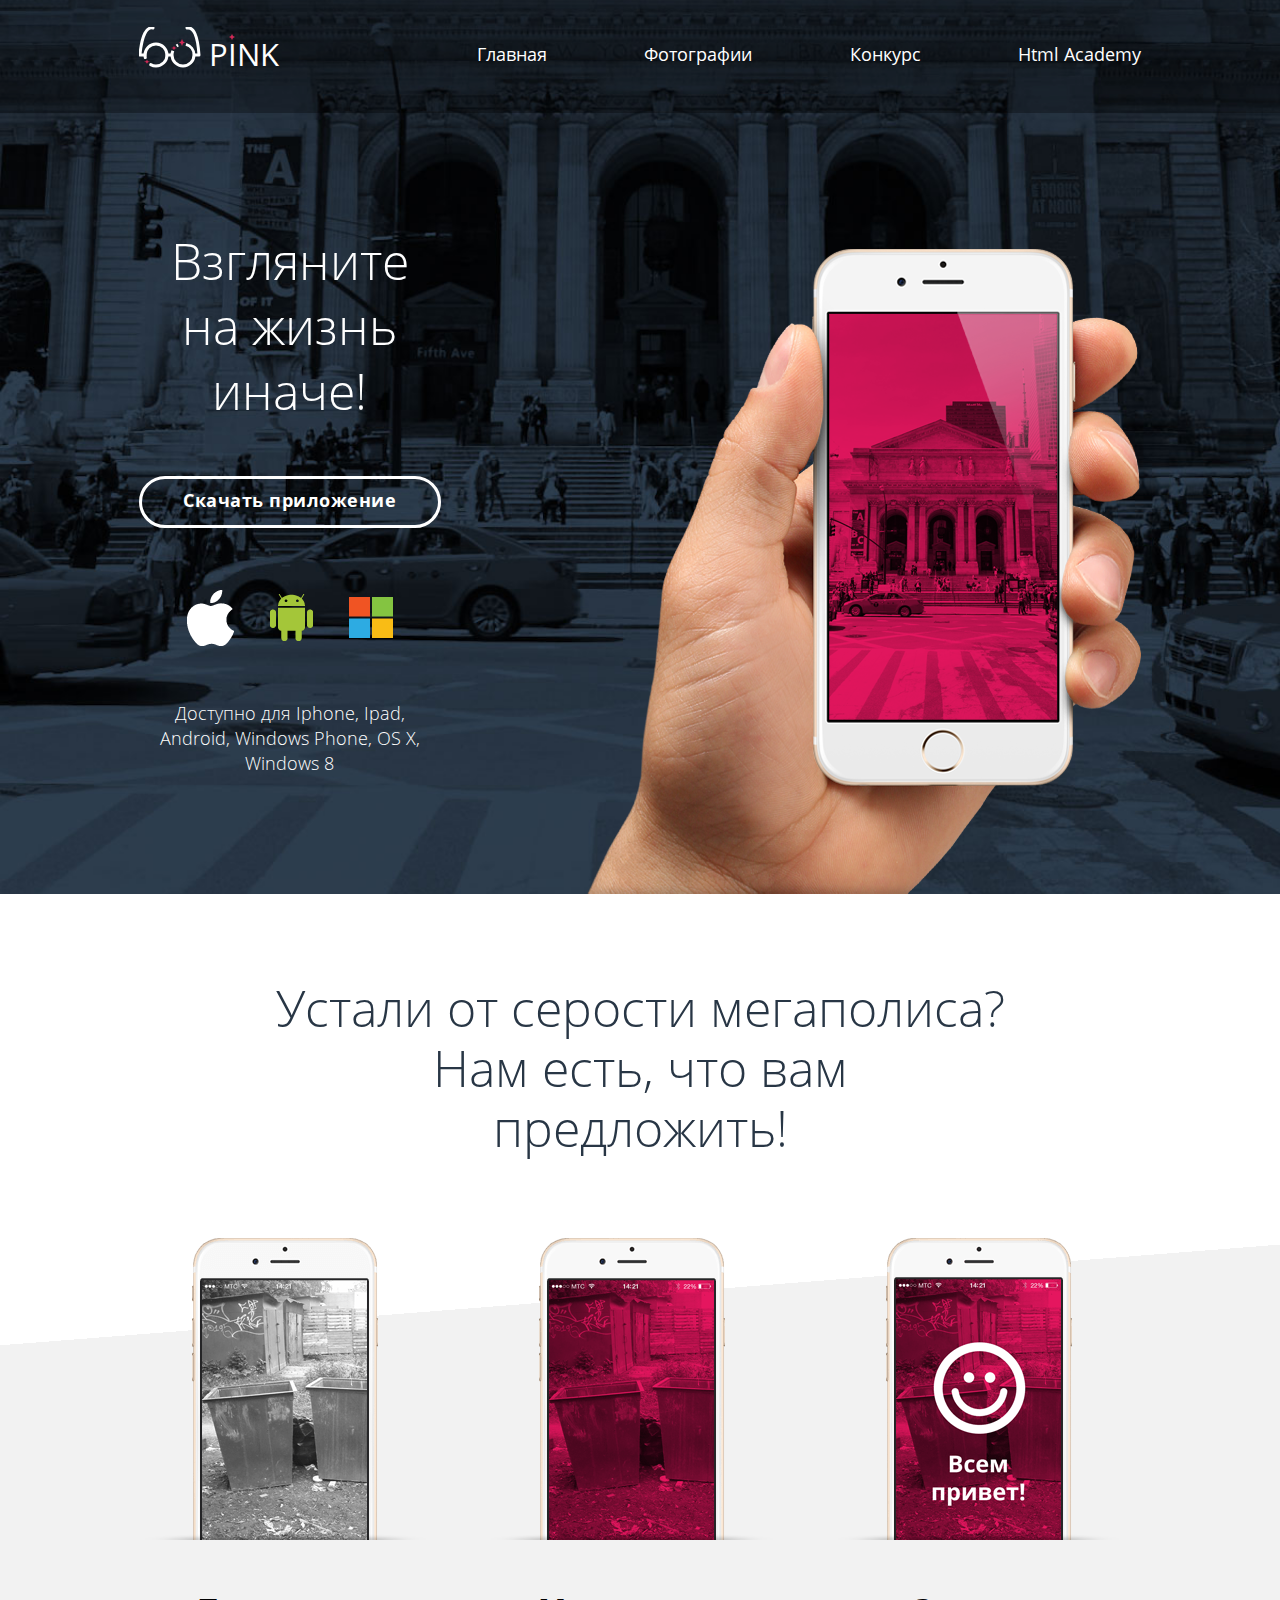
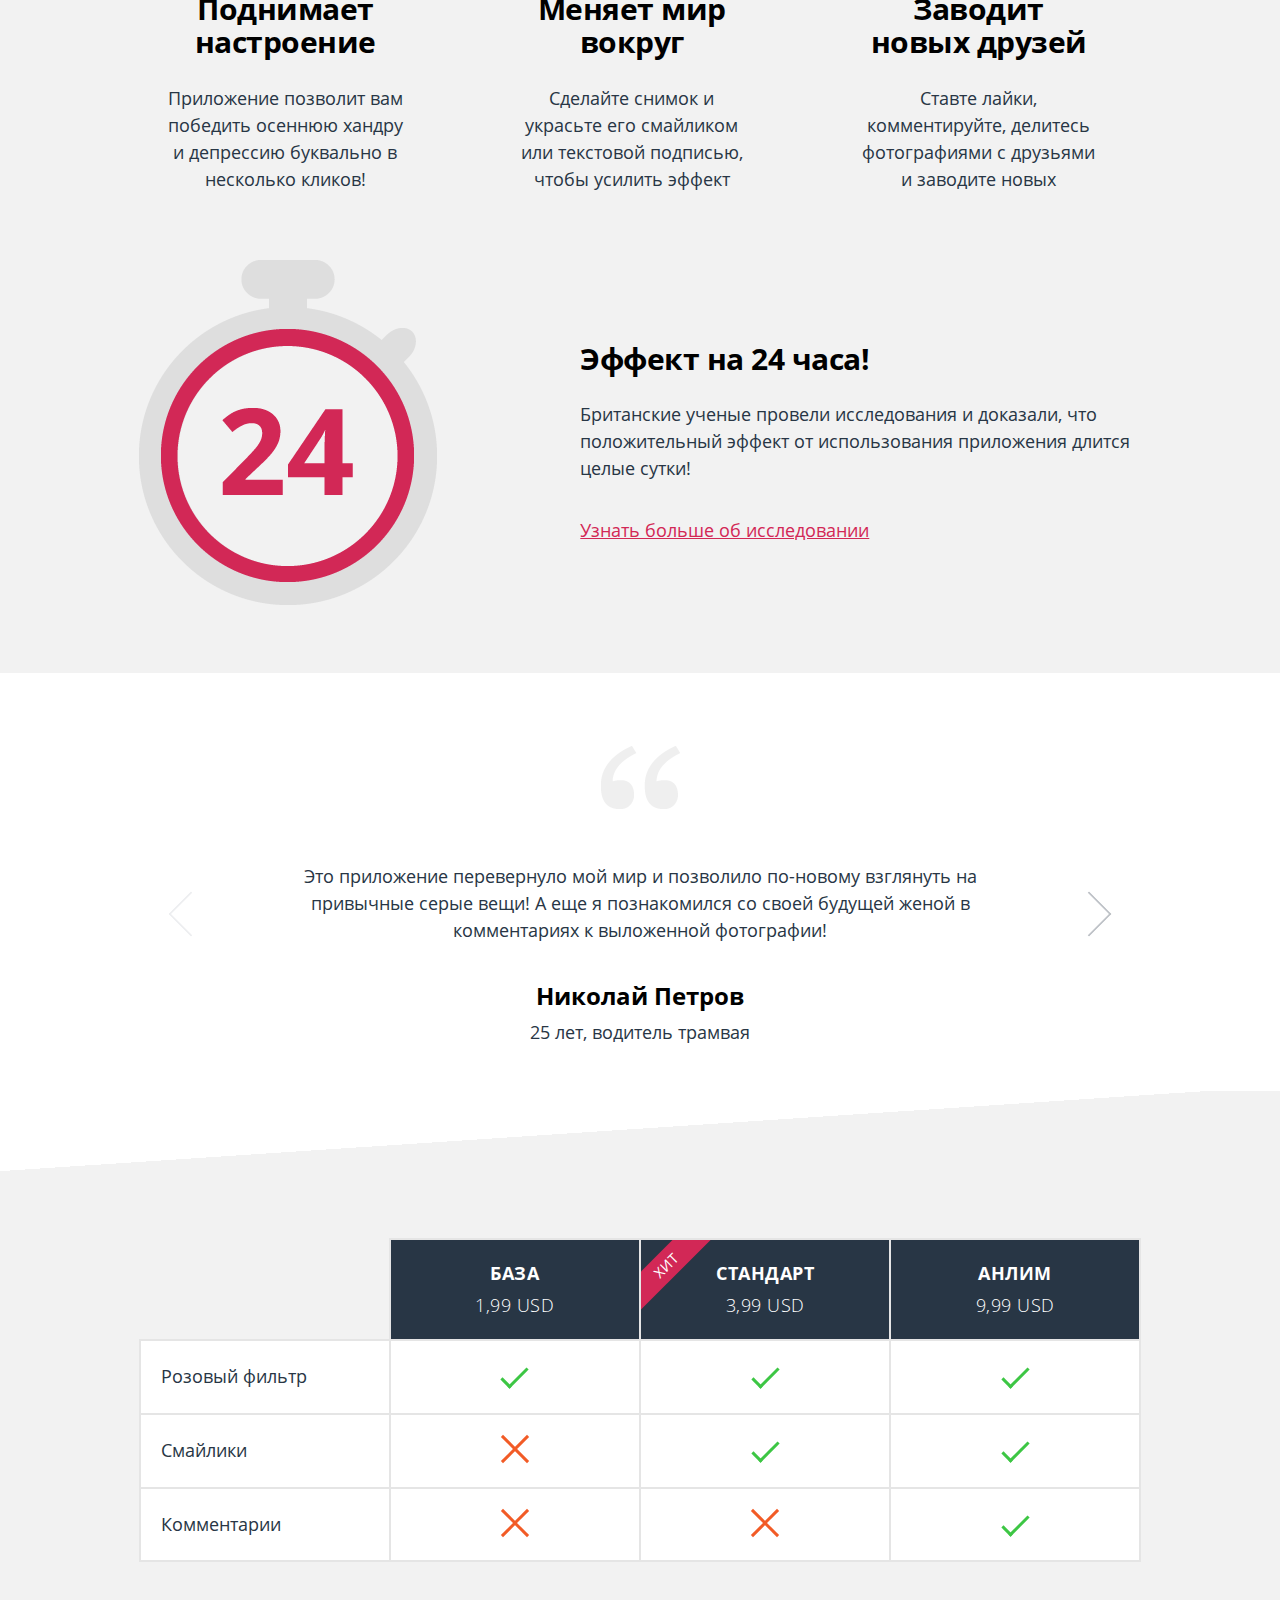
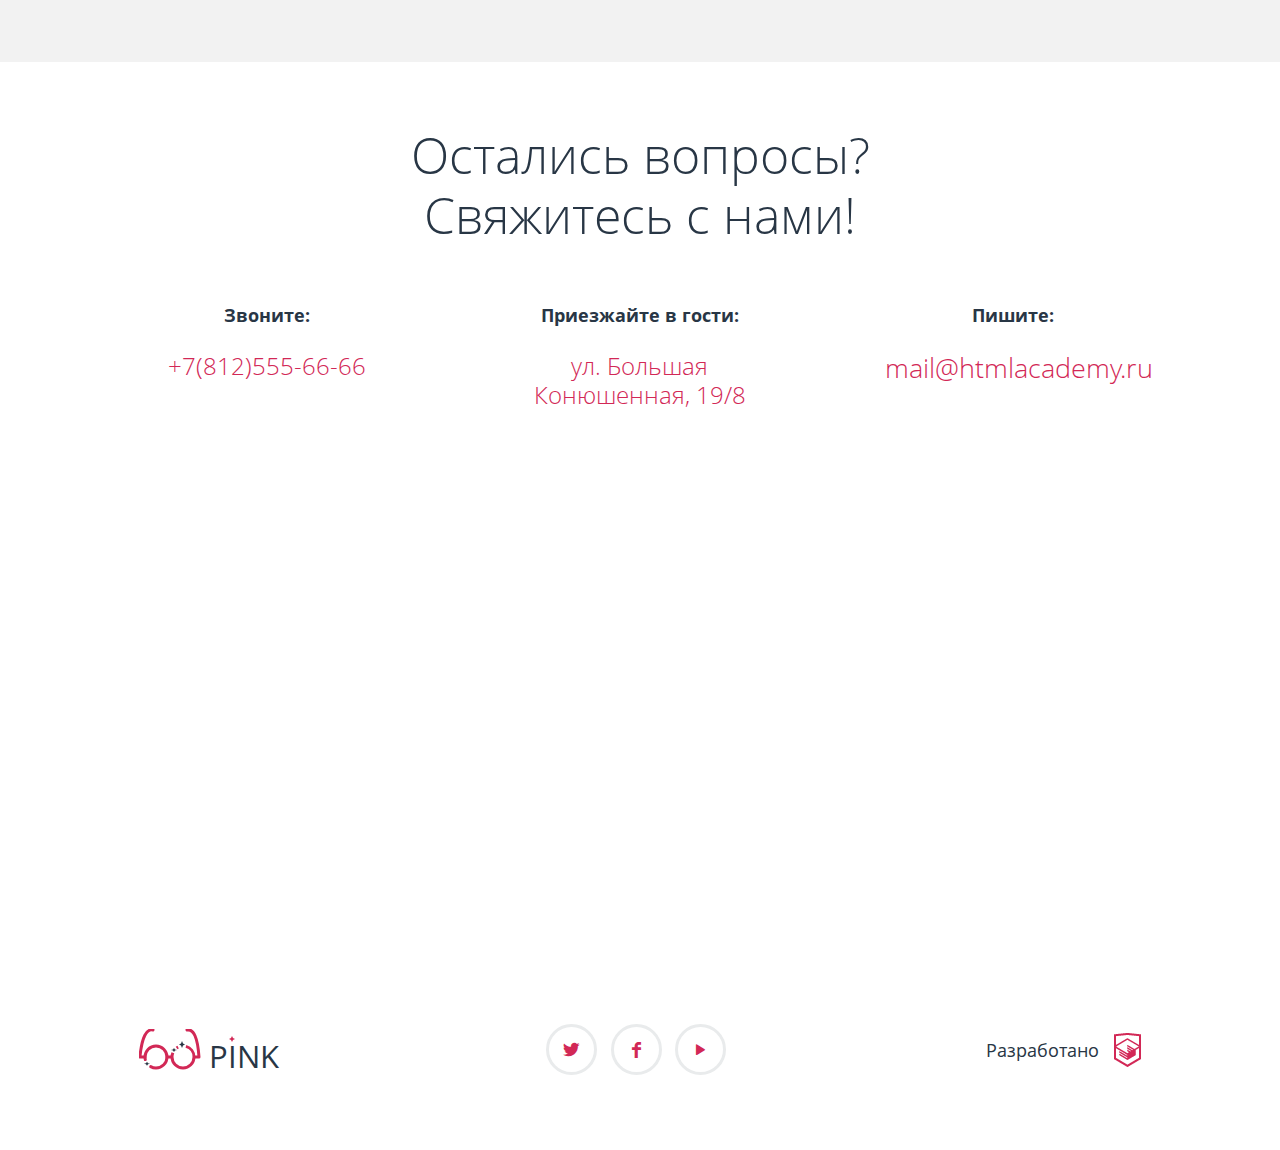
<file: index.html>
<!doctype html>
<html lang="ru">
<head>
    <meta charset="UTF-8">
    <meta name="viewport" content="width=device-width, initial-scale=1.0">
    <title>Pink</title>
    <link rel="stylesheet" href="css/normalize.css">
    <link rel="stylesheet" href="css/style.css">
    <script src="https://api-maps.yandex.ru/2.1/?lang=ru_RU" type="text/javascript"></script>
</head>
<body>
    <header class="page-header">
        <div class="container clearfix">
            <a href="index.html">
                <svg class="logo logo--desktop page-header__logo">
                    <path d="M14,1 Q4,-1 1,27 M1,28 6,28 M28,28 32,28 M56,28 60,28 M48,1 Q58,-1, 60,28" stroke="#fff" stroke-width="3" stroke-linecap="round" fill="none" />
                    <circle r="11" cx="17" cy="28" stroke="#fff" stroke-width="3" stroke-dasharray="22.7 9 40" stroke-linecap="round" fill="none" />
                    <circle r="11" cx="44" cy="28" stroke="#fff" stroke-width="3" stroke-dasharray="38.7 6 1.8 8 15" stroke-linecap="bevel" fill="none" />
                    <text x="70" y="39" fill="#fff">pink</text>
                    <polygon points="8,32.8 9,34.3 11,34.8 9,35.3 8,36.8 7,35.3 5,34.8 7,34.3" fill="#d22856" />
                    <polygon points="35,19 36,20.5 38,21 36,21.5 35,23 34,21.5 32,21 34,20.5" fill="#d22856" />
                    <polygon points="43,12 44,14.5 46,15.5 44,16.5 43,19 42,16.5 40,15.5 42,14.5" fill="#d22856" />
                    <polygon points="93,7 94,9 96,10 94,11 93,13 92,11 90,10 92,9" fill="#d22856" />
                </svg>
                <svg class="logo logo--tablet page-header__logo">
                    <path d="M14,1 Q4,-1 1,27 M1,28 6,28 M28,28 32,28 M56,28 60,28 M48,1 Q58,-1, 60,28" stroke="#fff" stroke-width="3" stroke-linecap="round" fill="none" />
                    <circle r="11" cx="17" cy="28" stroke="#fff" stroke-width="3" fill="none" />
                    <circle r="11" cx="44" cy="28" stroke="#fff" stroke-width="3" fill="none" />
                    <text x="70" y="39" fill="#fff">pink</text>
                </svg>
                <svg class="logo logo--mobile page-header__logo">
                    <text x="0" y="22" fill="#fff">pink</text>
                </svg>
            </a>
            <nav class="page-navigation">
                <li><a class="page-navigation__item page-navigation__item--active" href="index.html">Главная</a></li>
                <li><a class="page-navigation__item" href="photo.html">Фотографии</a></li>
                <li><a class="page-navigation__item" href="competition.html">Конкурс</a></li>
                <li><a class="page-navigation__item" href="https://htmlacademy.ru" target="_blank"><span>Html</span> Academy</a></li>
            </nav>
            <div class="menu-burger">
                <div class="menu-burger__line"></div>
            </div>
        </div>
    </header>
    <div class="promo">
        <div class="container clearfix">
            <div class="promo__iphone"></div>
            <div class="download-app">
                <div class="download-app__wrapper">
                    <h1 class="download-app__title">Взгляните на жизнь иначе!</h1>
                    <a href="#" class="btn btn--download-app">Скачать приложение</a>
                    <div class="download-app__OS-btns">
                        <a class="download-app__OS-btn download-app__OS-btn--apple" href="https://www.apple.com/ru/ios/app-store/" target="_blank"></a>
                        <a class="download-app__OS-btn download-app__OS-btn--android" href="https://play.google.com/store" target="_blank"></a>
                        <a class="download-app__OS-btn download-app__OS-btn--win" href="https://www.microsoft.com/ru-ru/store/apps?rtc=1" target="_blank"></a>
                    </div>
                    <p class="download-app__OS-description">Доступно для Iphone, Ipad, Android, Windows Phone, OS X, Windows 8</p>
                </div>
            </div>
        </div>
    </div>
    <section class="advantages">
        <div class="container clearfix">
            <h1 class="advantages__title">Устали от серости мегаполиса?<span>Нам есть, что вам предложить!</span></h1>
            <div class="advantages__wrapper clearfix">
                <figure class="advantage-item">
                    <img class="advantage-item__phone" src="img/screen1.png" alt="screen1" >
                    <figcaption class="advantage-item__header">
                        <h2 class="advantage-item__title">Поднимает настроение</h2>
                    </figcaption>
                    <p class="advantage-item__description">Приложение позволит вам победить осеннюю хандру и депрессию буквально в несколько кликов!</p>
                </figure>
                <figure class="advantage-item">
                    <img class="advantage-item__phone" src="img/screen2.png" alt="screen2" >
                    <figcaption class="advantage-item__header">
                        <h2 class="advantage-item__title">Меняет мир вокруг</h2>
                    </figcaption>
                    <p class="advantage-item__description">Сделайте снимок и украсьте его смайликом или текстовой подписью, чтобы усилить эффект</p>
                </figure>
                <figure class="advantage-item">
                    <img class="advantage-item__phone" src="img/screen3.png" alt="screen3" >
                    <figcaption class="advantage-item__header">
                        <h2 class="advantage-item__title">Заводит новых друзей</h2>
                    </figcaption>
                    <p class="advantage-item__description">Ставте лайки, комментируйте, делитесь фотографиями с друзьями и заводите новых</p>
                </figure>
            </div>
            <div class="advantages__screen-image">
                <img src="img/Iphone-tablet-screen.png" alt="Iphone-screen">
            </div>
        </div>
        <div class="duration-effect">
            <div class="container clearfix">
                <div class="duration-effect__wrapper">
                    <h2 class="duration-effect__title">Эффект <span>на 24 часа!</span></h2>
                    <p class="duration-effect__description">
                        Британские ученые провели исследования и доказали, что положительный эффект от использования приложения длится целые сутки!
                    </p>
                    <a class="duration-effect__link" href="#">Узнать больше об исследовании</a>
                </div>
                <div class="duration-effect__picture"></div>
            </div>
        </div>
    </section>
    <section class="reviews">
        <div class="container">
            <header class="reviews__header"></header>

            <blockquote class="reviews-item">
                <input type="radio" id="reviews__radio-1" name="reviews" value="1" checked>
                <input type="radio" id="reviews__radio-2" name="reviews" value="2">
                <input type="radio" id="reviews__radio-3" name="reviews" value="3">


                <div class="reviews-wrapper">
                    <div class="reviews-wrapper--outer">
                        <div class="reviews-wrapper--inner clearfix">
                            <div class="review">
                                <p class="reviews__content">
                                    <span>&laquo;</span>Это приложение перевернуло мой мир и позволило по-новому взглянуть на привычные серые вещи! А еще я познакомился со своей будущей женой в комментариях к выложенной фотографии!<span>&raquo;</span>
                                </p>
                                <footer class="reviews__footer">
                                    <cite>Николай Петров</cite>
                                    <p>25 лет, водитель трамвая</p>
                                </footer>
                            </div>
                            <div class="review">
                                <p class="reviews__content">
                                    <span>&laquo;</span>Это приложение перевернуло мой мир и позволило по-новому взглянуть на привычные серые вещи! А еще я познакомился со своей будущей женой в комментариях к выложенной фотографии!<span>&raquo;</span>
                                </p>
                                <footer class="reviews__footer">
                                    <cite>Николай Иванов</cite>
                                    <p>25 лет, водитель трамвая</p>
                                </footer>
                            </div>
                            <div class="review">
                                <p class="reviews__content">
                                    <span>&laquo;</span>Это приложение перевернуло мой мир и позволило по-новому взглянуть на привычные серые вещи! А еще я познакомился со своей будущей женой в комментариях к выложенной фотографии!<span>&raquo;</span>
                                </p>
                                <footer class="reviews__footer">
                                    <cite>Николай Сидоров</cite>
                                    <p>25 лет, водитель трамвая</p>
                                </footer>
                            </div>
                        </div>
                    </div>
                </div>

                <div class="reviews__switch-arrows">
                    <label for="reviews__radio-1"></label>
                    <label for="reviews__radio-2"></label>
                    <label for="reviews__radio-3"></label>
                </div>

                <div class="labels-control labels-control--reviews">
                    <label for="reviews__radio-1"></label>
                    <label for="reviews__radio-2"></label>
                    <label for="reviews__radio-3"></label>
                </div>
            </blockquote>
        </div>
    </section>
    <div class="app-price">
        <input type="radio" id="price__radio-1" name="price" value="1">
        <input type="radio" id="price__radio-2" name="price" value="2" checked>
        <input type="radio" id="price__radio-3" name="price" value="3">
        <div class="labels-control labels-control--app-price">
            <label for="price__radio-1"></label>
            <label for="price__radio-2"></label>
            <label for="price__radio-3"></label>
        </div>
        <div class="container">
            <table class="app-price__table">
                <thead>
                    <tr>
                        <th></th>
                        <th>
                            База
                            <span class="app-price__item">1,99 usd</span>
                        </th>
                        <th class="best-sale">
                            Стандарт
                            <span class="app-price__item">3,99 usd</span>
                        </th>
                        <th>
                            Анлим
                            <span class="app-price__item">9,99 usd</span>
                        </th>
                    </tr>
                </thead>
                <tbody>
                    <tr>
                        <td>Розовый фильтр</td>
                        <td>
                            <span class="yes"></span>
                            <span class="app-price__mobile-text">Розовый фильтр</span>
                        </td>
                        <td>
                            <span class="yes"></span>
                            <span class="app-price__mobile-text">Розовый фильтр</span>
                        </td>
                        <td>
                            <span class="yes"></span>
                            <span class="app-price__mobile-text">Розовый фильтр</span>
                        </td>
                    </tr>
                    <tr>
                        <td>Смайлики</td>
                        <td>
                            <span class="no"></span>
                            <span class="app-price__mobile-text">Смайлики</span>
                        </td>
                        <td>
                            <span class="yes"></span>
                            <span class="app-price__mobile-text">Смайлики</span>
                        </td>
                        <td>
                            <span class="yes"></span>
                            <span class="app-price__mobile-text">Смайлики</span>
                        </td>
                    </tr>
                    <tr>
                        <td>Комментарии</td>
                        <td>
                            <span class="no"></span>
                            <span class="app-price__mobile-text">Комментарии</span>
                        </td>
                        <td>
                            <span class="no"></span>
                            <span class="app-price__mobile-text">Комментарии</span>
                        </td>
                        <td>
                            <span class="yes"></span>
                            <span class="app-price__mobile-text">Комментарии</span>
                        </td>
                    </tr>
                </tbody>
            </table>
        </div>
    </div>
    <section class="contacts clearfix">
        <div class="container">
            <h1 class="contacts__title">Остались вопросы? Свяжитесь с нами!</h1>
            <div class="contacts__item contacts__item--phone">
                <b class="contacts__subtitle">Звоните:</b>
                <span>+7(812)555-66-66</span>
            </div>
            <div class="contacts__item contacts__item--mail">
                <b class="contacts__subtitle">Пишите:</b>
                <span><a class="mailto" href="mailto:mail@htmlacademy.ru">mail@htmlacademy.ru</a></span>
            </div>
            <div class="contacts__item contacts__item--address">
                <b class="contacts__subtitle">Приезжайте в гости:</b>
                <span>ул. Большая Конюшенная, 19/8</span>
            </div>
        </div>
    </section>
    <div id="map" class="my-map"></div>
    <footer class="page-footer">
        <div class="container">
            <a href="index.html">
                <svg class="logo logo--desktop page-footer__logo">
                    <path d="M14,1 Q4,-1 1,27 M1,28 6,28 M28,28 32,28 M56,28 60,28 M48,1 Q58,-1, 60,28" stroke="#d22856" stroke-width="3" stroke-linecap="round" fill="none" />
                    <circle r="11" cx="17" cy="28" stroke="#d22856" stroke-width="3" stroke-dasharray="22.7 9 40" stroke-linecap="round" fill="none" />
                    <circle r="11" cx="44" cy="28" stroke="#d22856" stroke-width="3" stroke-dasharray="38.7 6 1.8 8 15" stroke-linecap="bevel" fill="none" />
                    <text x="70" y="39" fill="#283645">pink</text>
                    <polygon points="8,32.8 9,34.3 11,34.8 9,35.3 8,36.8 7,35.3 5,34.8 7,34.3" fill="#283645" />
                    <polygon points="35,19 36,20.5 38,21 36,21.5 35,23 34,21.5 32,21 34,20.5" fill="#283645" />
                    <polygon points="43,12 44,14.5 46,15.5 44,16.5 43,19 42,16.5 40,15.5 42,14.5" fill="#283645" />
                    <polygon points="93,7 94,9 96,10 94,11 93,13 92,11 90,10 92,9" fill="#d22856" />
                </svg>
                <svg class="logo logo--tablet page-footer__logo">
                    <path d="M14,1 Q4,-1 1,27 M1,28 6,28 M28,28 32,28 M56,28 60,28 M48,1 Q58,-1, 60,28" stroke="#d22856" stroke-width="3" stroke-linecap="round" fill="none" />
                    <circle r="11" cx="17" cy="28" stroke="#d22856" stroke-width="3" fill="none" />
                    <circle r="11" cx="44" cy="28" stroke="#d22856" stroke-width="3" fill="none" />
                    <text x="70" y="39" fill="#283645">pink</text>
                </svg>
            </a>
            <div class="social-icons">
                <a class="social-icons__item" href="https://twitter.com" target="_blank"><i class="icon-twitter"></i></a>
                <a class="social-icons__item" href="https://facebook.com" target="_blank"><i class="icon-facebook"></i></a>
                <a class="social-icons__item" href="https://youtube.com" target="_blank"><i class="icon-play"></i></a>
            </div>
            <a class="develop-logo" href="https://htmlacademy.ru" target="_blank">
                <span>Разработано</span>
            </a>
        </div>
    </footer>
    <script src="js/script.js"></script>
    <script src="js/map.js"></script>
</body>
</html>
</file>
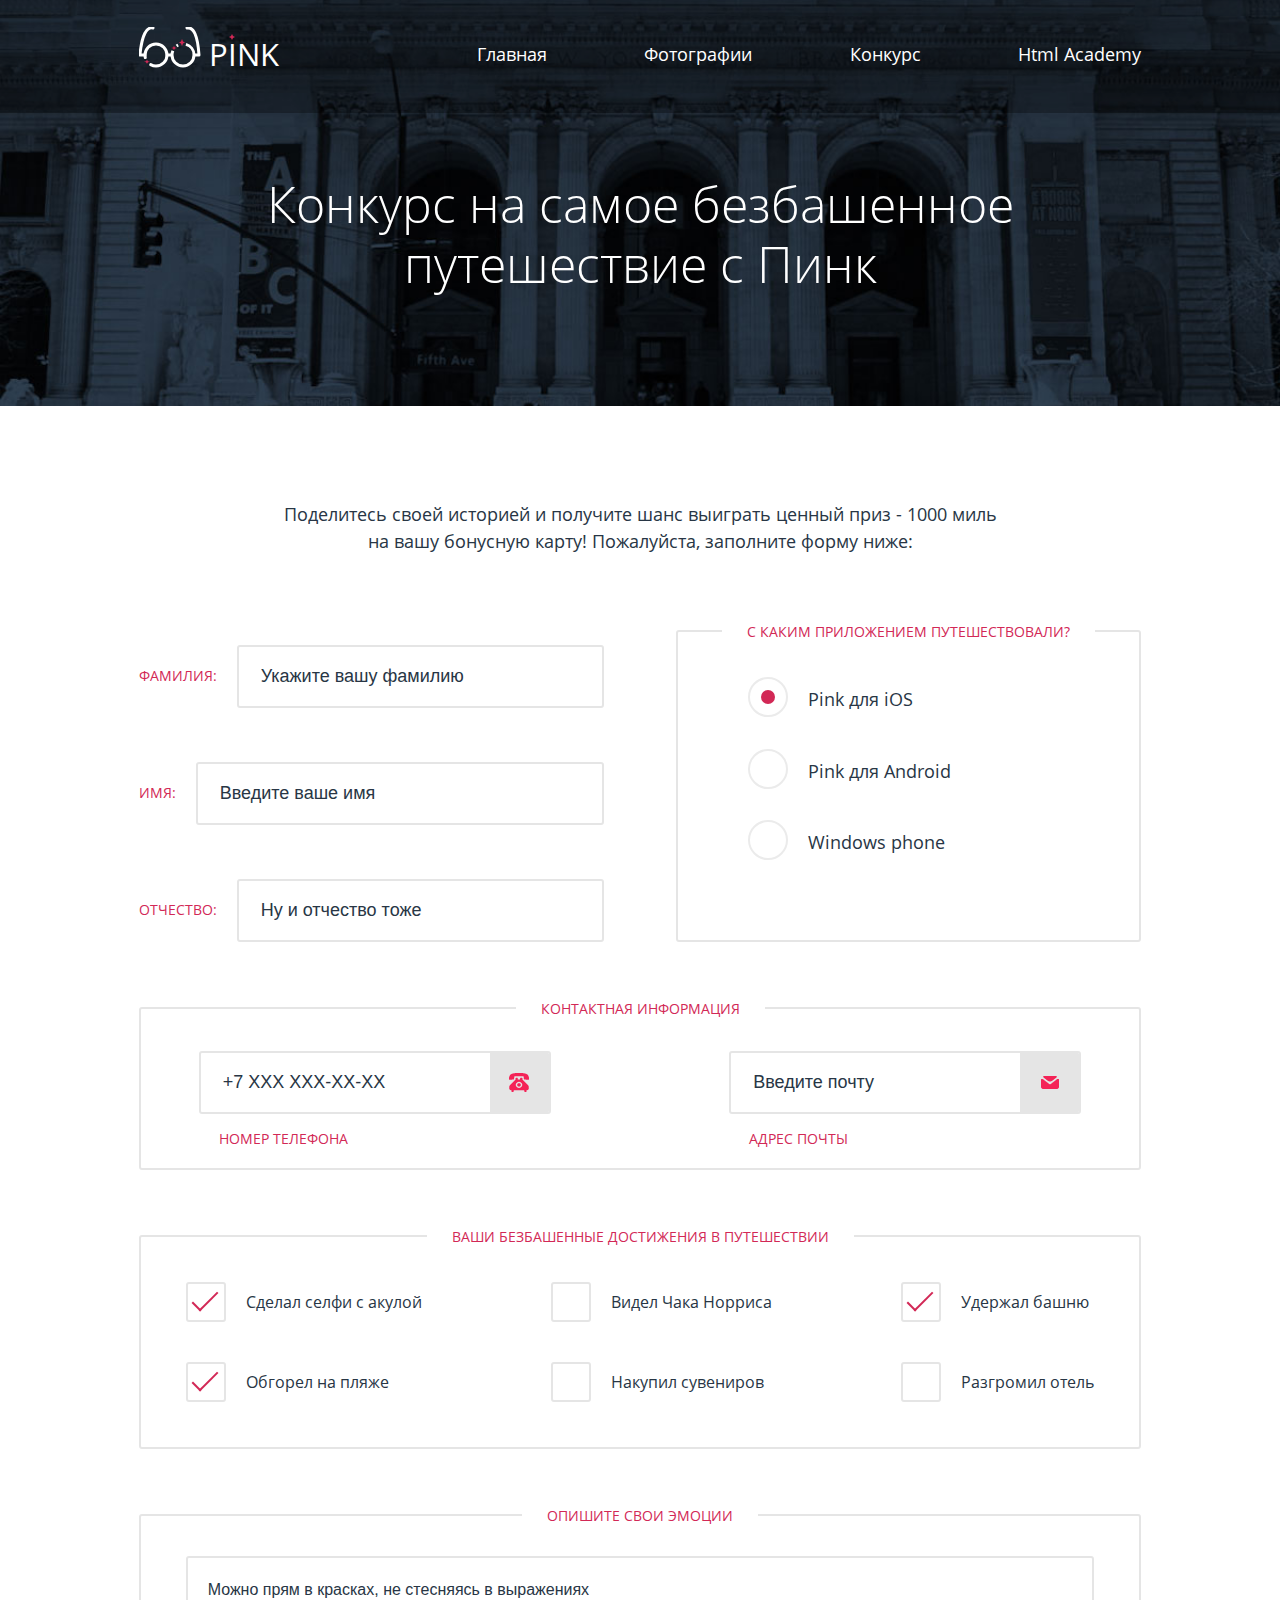
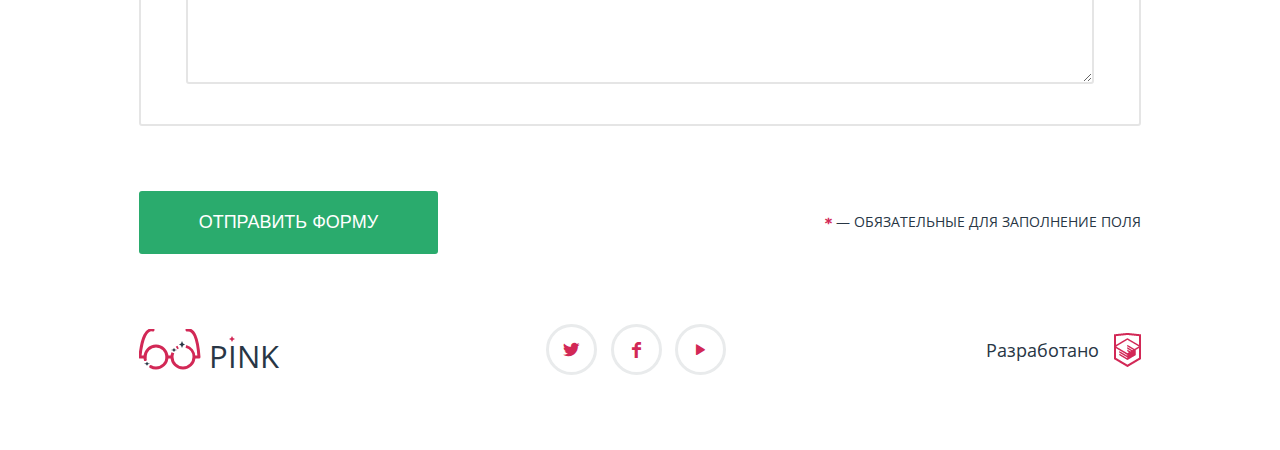
<file: competition.html>
<!doctype html>
<html lang="ru">
<head>
    <meta charset="UTF-8">
    <meta name="viewport" content="width=device-width, initial-scale=1.0">
    <title>Pink</title>
    <link rel="stylesheet" href="css/normalize.css">
    <link rel="stylesheet" href="css/style.css">
</head>
<body>
    <header class="page-header">
        <div class="container clearfix">
            <a href="index.html">
                <svg class="logo logo--desktop page-header__logo">
                    <path d="M14,1 Q4,-1 1,27 M1,28 6,28 M28,28 32,28 M56,28 60,28 M48,1 Q58,-1, 60,28" stroke="#fff" stroke-width="3" stroke-linecap="round" fill="none" />
                    <circle r="11" cx="17" cy="28" stroke="#fff" stroke-width="3" stroke-dasharray="22.7 9 40" stroke-linecap="round" fill="none" />
                    <circle r="11" cx="44" cy="28" stroke="#fff" stroke-width="3" stroke-dasharray="38.7 6 1.8 8 15" stroke-linecap="bevel" fill="none" />
                    <text x="70" y="39" fill="#fff">pink</text>
                    <polygon points="8,32.8 9,34.3 11,34.8 9,35.3 8,36.8 7,35.3 5,34.8 7,34.3" fill="#d22856" />
                    <polygon points="35,19 36,20.5 38,21 36,21.5 35,23 34,21.5 32,21 34,20.5" fill="#d22856" />
                    <polygon points="43,12 44,14.5 46,15.5 44,16.5 43,19 42,16.5 40,15.5 42,14.5" fill="#d22856" />
                    <polygon points="93,7 94,9 96,10 94,11 93,13 92,11 90,10 92,9" fill="#d22856" />
                </svg>
                <svg class="logo logo--tablet page-header__logo">
                    <path d="M14,1 Q4,-1 1,27 M1,28 6,28 M28,28 32,28 M56,28 60,28 M48,1 Q58,-1, 60,28" stroke="#fff" stroke-width="3" stroke-linecap="round" fill="none" />
                    <circle r="11" cx="17" cy="28" stroke="#fff" stroke-width="3" fill="none" />
                    <circle r="11" cx="44" cy="28" stroke="#fff" stroke-width="3" fill="none" />
                    <text x="70" y="39" fill="#fff">pink</text>
                </svg>
                <svg class="logo logo--mobile page-header__logo">
                    <text x="0" y="22" fill="#fff">pink</text>
                </svg>
            </a>
            <nav class="page-navigation">
                <li><a class="page-navigation__item" href="index.html">Главная</a></li>
                <li><a class="page-navigation__item" href="photo.html">Фотографии</a></li>
                <li><a class="page-navigation__item page-navigation__item--active" href="competition.html">Конкурс</a></li>
                <li><a class="page-navigation__item" href="https://htmlacademy.ru" target="_blank"><span>Html</span> Academy</a></li>
            </nav>
            <div class="menu-burger">
                <div class="menu-burger__line"></div>
            </div>
        </div>
    </header>
    <div class="promo promo--competition">
        <div class="container clearfix">
            <h1 class="promo__title promo__title--competition">Конкурс на самое безбашенное путешествие с Пинк</h1>
        </div>
    </div>
    <div class="competition">
        <div class="container">
            <header class="competition__header">
                <p>Поделитесь своей историей и получите шанс выиграть ценный приз - 1000 миль на вашу бонусную карту! Пожалуйста, заполните форму ниже:</p>
            </header>
            <form class="form" action="#" method="get">
                <fieldset class="form__personal-info">
                    <div>
                        <label class="form__label-pink" for="surname">Фамилия:</label>
                        <input type="text" id="surname" placeholder="Укажите вашу фамилию" required>
                    </div>
                    <div>
                        <label class="form__label-pink" for="name">Имя:</label>
                        <input type="text" id="name" placeholder="Введите ваше имя" required>
                    </div>
                    <div>
                        <label class="form__label-pink" for="midname">Отчество:</label>
                        <input type="text" id="midname" placeholder="Ну и отчество тоже" required>
                    </div>
                </fieldset>
                <fieldset class="form__radio-btns">
                    <legend><span>С каким приложением путешествовали?</span></legend>
                    <div class="radio-btns-wrapper">
                        <div>
                            <input type="radio" id="radio-ios" name="radio-app" checked>
                            <label class="form__label-blue" for="radio-ios">Pink для iOS</label>
                        </div>
                        <div>
                            <input type="radio" id="radio-android" name="radio-app">
                            <label class="form__label-blue" for="radio-android">Pink для Android</label>
                        </div>
                        <div>
                            <input type="radio" id="radio-phone" name="radio-app">
                            <label class="form__label-blue" for="radio-phone">Windows phone</label>
                        </div>    
                    </div>
                </fieldset>
                <fieldset class="form__contacts clearfix">
                    <legend><span>Контактная информация</span></legend>
                    <div class="form__tel-wrapper">
                        <input type="tel" placeholder="+7 XXX XXX-XX-XX" required>
                        <label>Номер телефона</label>
                    </div>
                    <div class="form__email-wrapper">
                        <input type="email" placeholder="Введите почту" required>
                        <label>Адрес почты</label>
                    </div>  
                </fieldset>
                <fieldset class="form__progress">
                    <legend><span>Ваши безбашенные достижения в путешествии</span></legend>
                    <div class="progress-cols-wrapper">
                        <div class="progress-col">
                            <input type="checkbox" id="progress-checkbox1" checked>
                            <label for="progress-checkbox1">Сделал селфи с акулой</label>
                            <input type="checkbox" id="progress-checkbox2" checked>
                            <label for="progress-checkbox2">Обгорел на пляже</label>
                        </div>
                        <div class="progress-col">
                            <input type="checkbox" id="progress-checkbox3">
                            <label for="progress-checkbox3">Видел Чака Норриса</label>
                            <input type="checkbox" id="progress-checkbox4">
                            <label for="progress-checkbox4">Накупил сувениров</label>
                        </div>
                        <div class="progress-col">
                            <input type="checkbox" id="progress-checkbox5" checked>
                            <label for="progress-checkbox5">Удержал башню</label>    
                            <input type="checkbox" id="progress-checkbox6">
                            <label for="progress-checkbox6">Разгромил отель</label>
                        </div>
                    </div>
                </fieldset>
                <fieldset class="form__emotions">
                    <legend><span>Опишите свои эмоции</span></legend>
                    <textarea placeholder="Можно прям в красках, не стесняясь в выражениях"></textarea>
                </fieldset>
                <div class="form__footer">
                    <button class="form__btn" type="submit">Отправить форму</button>
                    <span class="required-text"><b class="asterisk">&#8270;</b> &#8212; обязательные <span>для заполнение</span> поля</span>
                </div>
            </form>
        </div>
    </div>
    <footer class="page-footer">
        <div class="container">
            <a href="index.html">
                <svg class="logo logo--desktop page-footer__logo">
                    <path d="M14,1 Q4,-1 1,27 M1,28 6,28 M28,28 32,28 M56,28 60,28 M48,1 Q58,-1, 60,28" stroke="#d22856" stroke-width="3" stroke-linecap="round" fill="none" />
                    <circle r="11" cx="17" cy="28" stroke="#d22856" stroke-width="3" stroke-dasharray="22.7 9 40" stroke-linecap="round" fill="none" />
                    <circle r="11" cx="44" cy="28" stroke="#d22856" stroke-width="3" stroke-dasharray="38.7 6 1.8 8 15" stroke-linecap="bevel" fill="none" />
                    <text x="70" y="39" fill="#283645">pink</text>
                    <polygon points="8,32.8 9,34.3 11,34.8 9,35.3 8,36.8 7,35.3 5,34.8 7,34.3" fill="#283645" />
                    <polygon points="35,19 36,20.5 38,21 36,21.5 35,23 34,21.5 32,21 34,20.5" fill="#283645" />
                    <polygon points="43,12 44,14.5 46,15.5 44,16.5 43,19 42,16.5 40,15.5 42,14.5" fill="#283645" />
                    <polygon points="93,7 94,9 96,10 94,11 93,13 92,11 90,10 92,9" fill="#d22856" />
                </svg>
                <svg class="logo logo--tablet page-footer__logo">
                    <path d="M14,1 Q4,-1 1,27 M1,28 6,28 M28,28 32,28 M56,28 60,28 M48,1 Q58,-1, 60,28" stroke="#d22856" stroke-width="3" stroke-linecap="round" fill="none" />
                    <circle r="11" cx="17" cy="28" stroke="#d22856" stroke-width="3" fill="none" />
                    <circle r="11" cx="44" cy="28" stroke="#d22856" stroke-width="3" fill="none" />
                    <text x="70" y="39" fill="#283645">pink</text>
                </svg>
            </a>
            <div class="social-icons">
                <a class="social-icons__item" href="https://twitter.com" target="_blank"><i class="icon-twitter"></i></a>
                <a class="social-icons__item" href="https://facebook.com" target="_blank"><i class="icon-facebook"></i></a>
                <a class="social-icons__item" href="https://youtube.com" target="_blank"><i class="icon-play"></i></a>
            </div>
            <a class="develop-logo" href="https://htmlacademy.ru" target="_blank">
                <span>Разработано</span>
            </a>
        </div>
    </footer>
    <script src="js/script.js"></script>
</body>
</html>
</file>
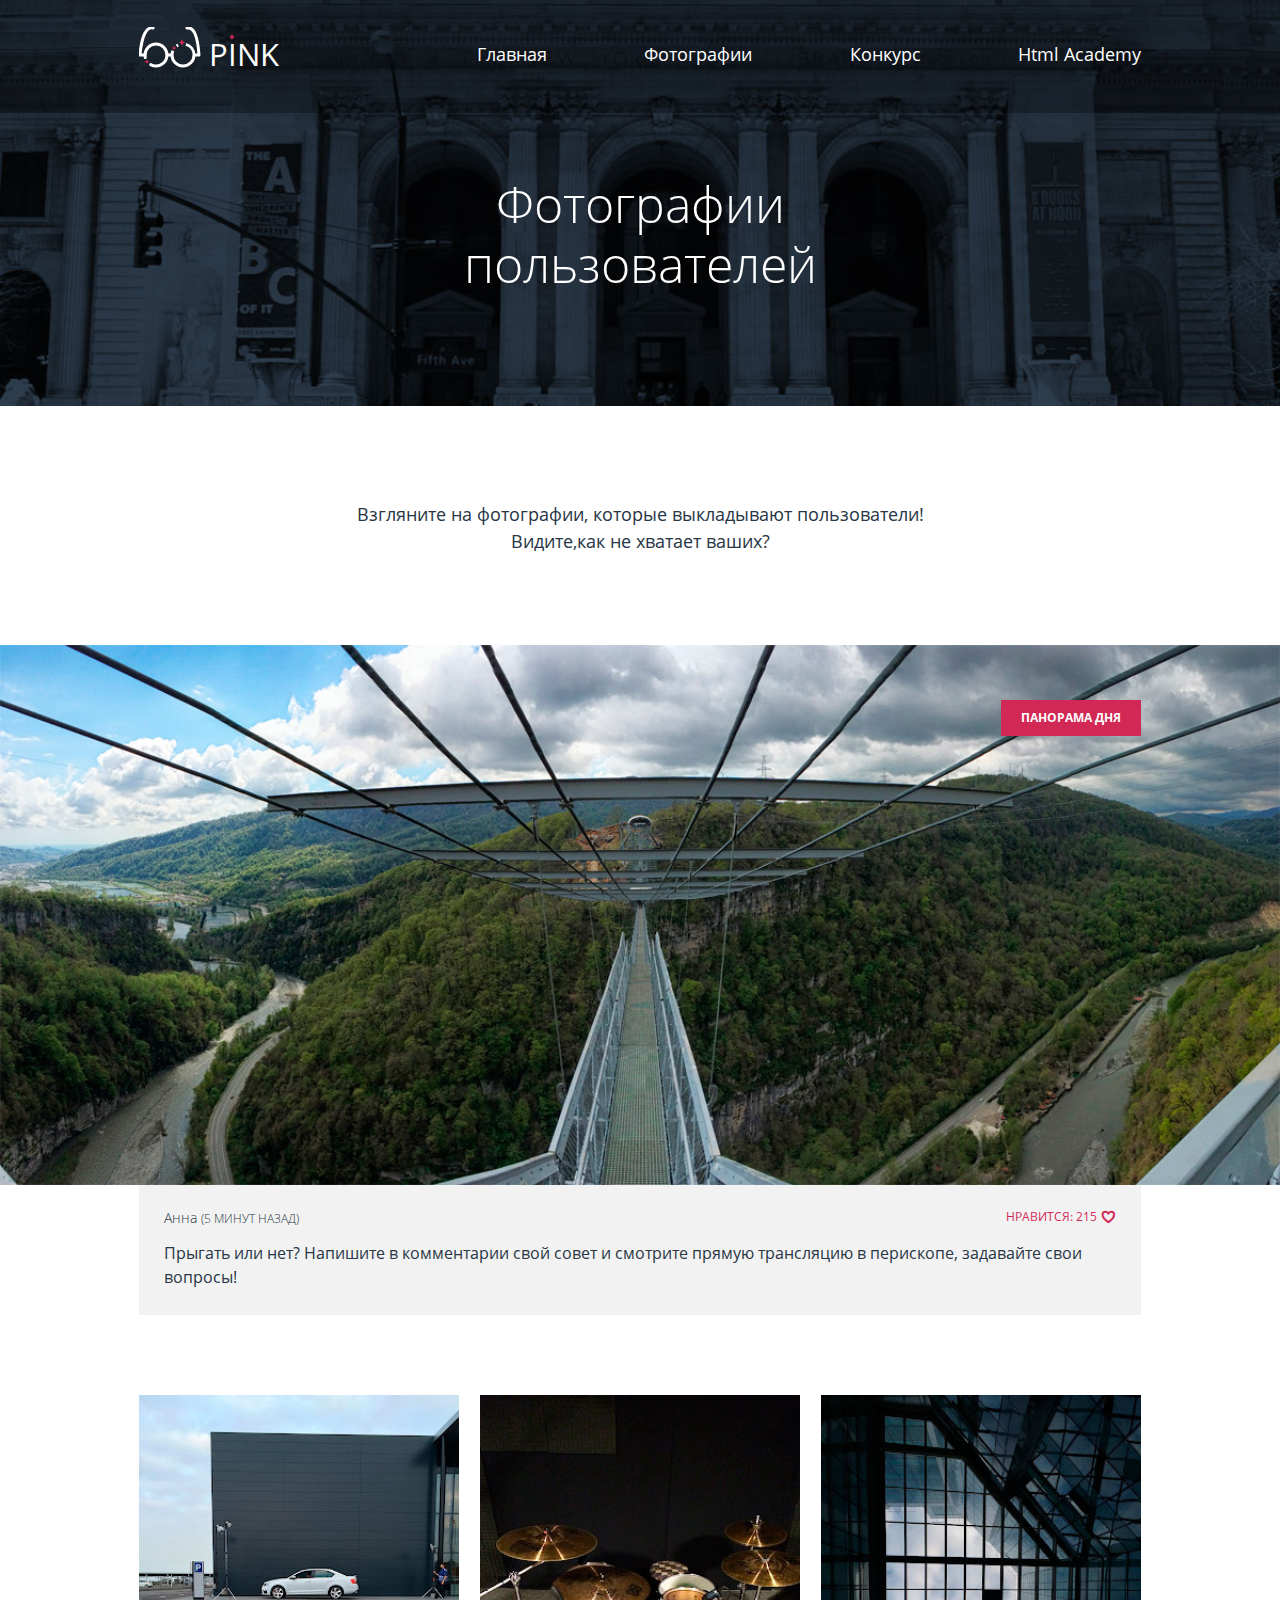
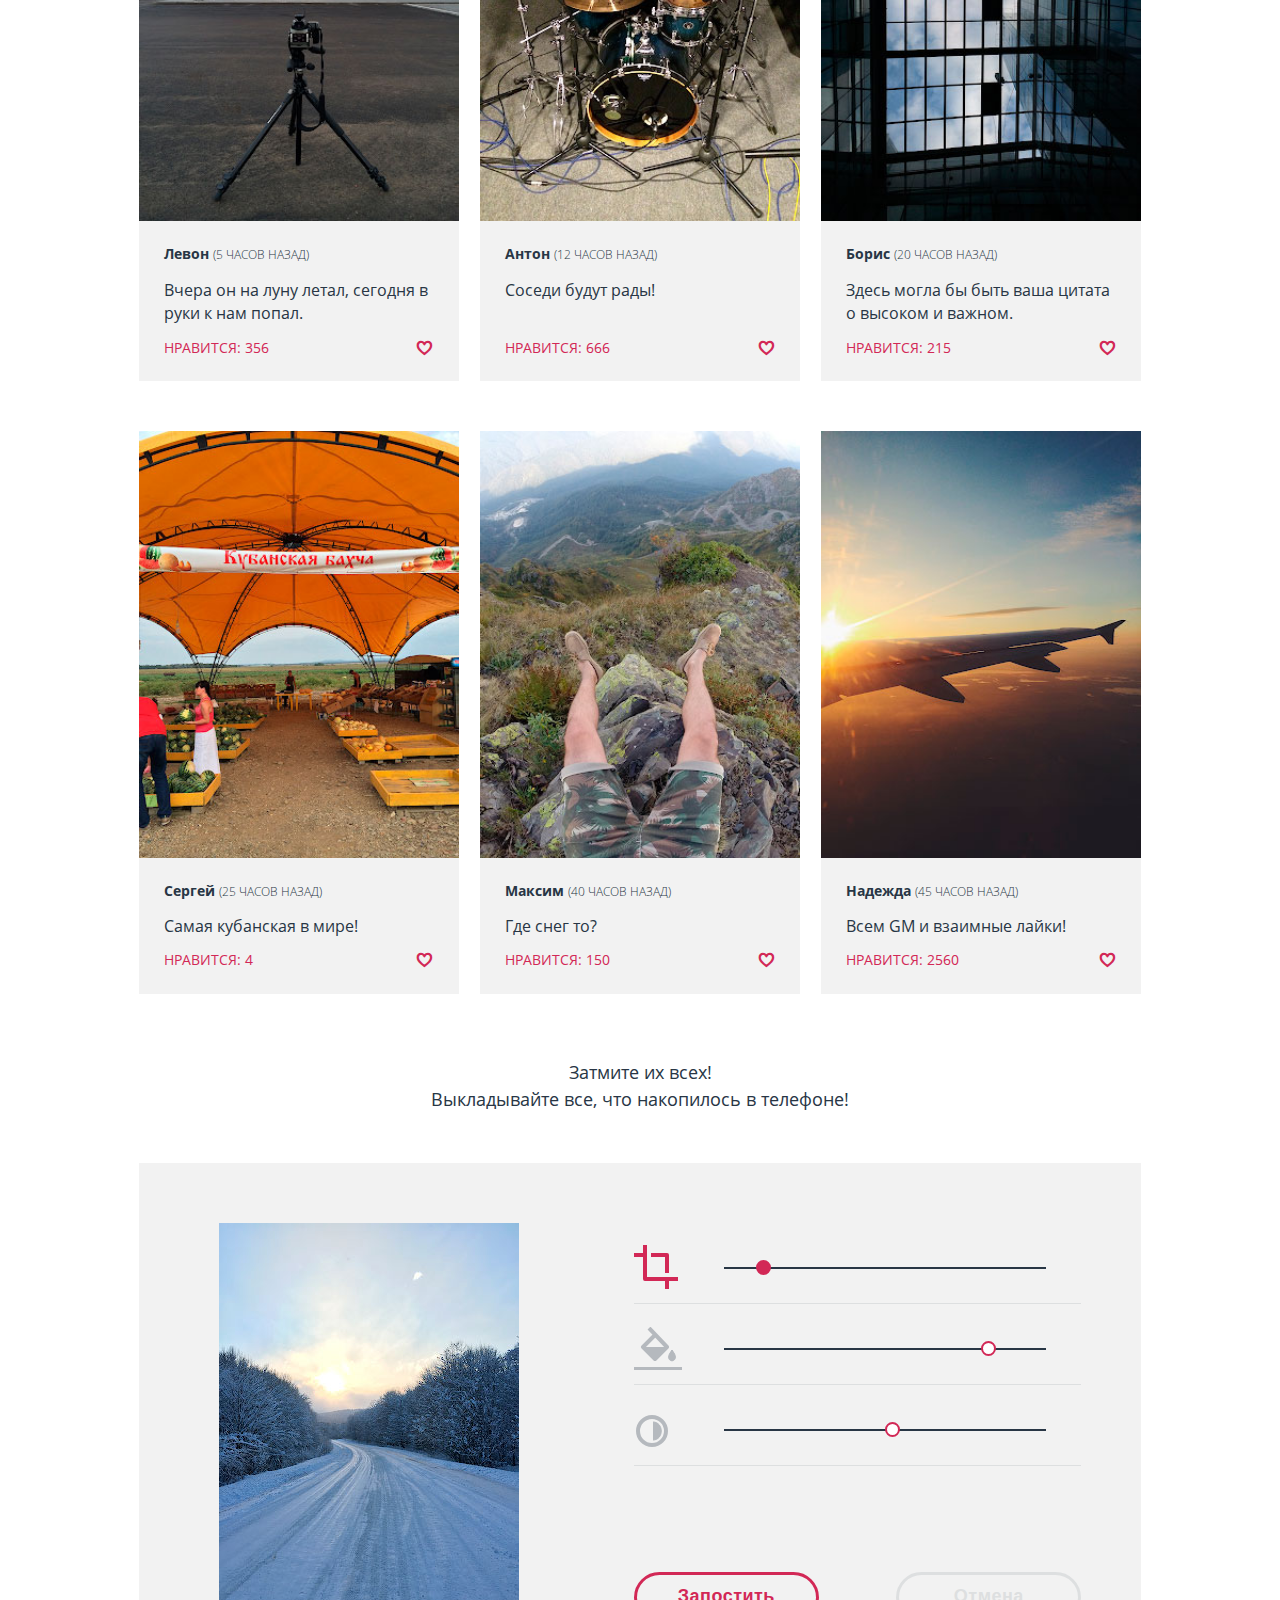
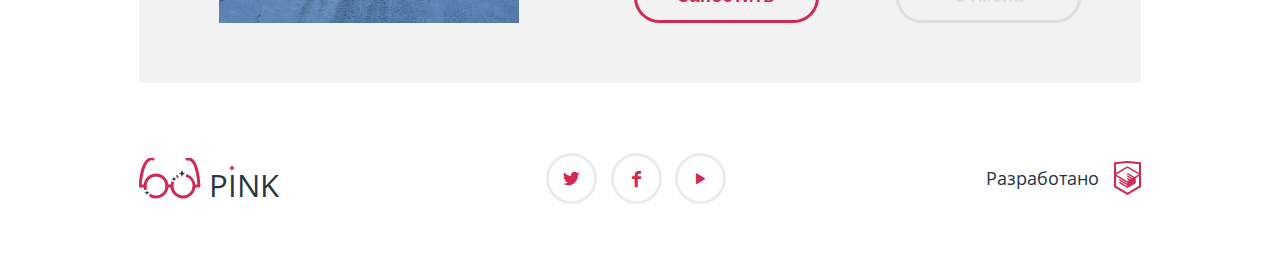
<file: photo.html>
<!doctype html>
<html lang="ru">
<head>
    <meta charset="UTF-8">
    <meta name="viewport" content="width=device-width, initial-scale=1.0">
    <title>Pink</title>
    <link rel="stylesheet" href="css/normalize.css">
    <link rel="stylesheet" href="css/style.css">
</head>
<body>
    <header class="page-header">
        <div class="container clearfix">
            <a href="index.html">
                <svg class="logo logo--desktop page-header__logo">
                    <path d="M14,1 Q4,-1 1,27 M1,28 6,28 M28,28 32,28 M56,28 60,28 M48,1 Q58,-1, 60,28" stroke="#fff" stroke-width="3" stroke-linecap="round" fill="none" />
                    <circle r="11" cx="17" cy="28" stroke="#fff" stroke-width="3" stroke-dasharray="22.7 9 40" stroke-linecap="round" fill="none" />
                    <circle r="11" cx="44" cy="28" stroke="#fff" stroke-width="3" stroke-dasharray="38.7 6 1.8 8 15" stroke-linecap="bevel" fill="none" />
                    <text x="70" y="39" fill="#fff">pink</text>
                    <polygon points="8,32.8 9,34.3 11,34.8 9,35.3 8,36.8 7,35.3 5,34.8 7,34.3" fill="#d22856" />
                    <polygon points="35,19 36,20.5 38,21 36,21.5 35,23 34,21.5 32,21 34,20.5" fill="#d22856" />
                    <polygon points="43,12 44,14.5 46,15.5 44,16.5 43,19 42,16.5 40,15.5 42,14.5" fill="#d22856" />
                    <polygon points="93,7 94,9 96,10 94,11 93,13 92,11 90,10 92,9" fill="#d22856" />
                </svg>
                <svg class="logo logo--tablet page-header__logo">
                    <path d="M14,1 Q4,-1 1,27 M1,28 6,28 M28,28 32,28 M56,28 60,28 M48,1 Q58,-1, 60,28" stroke="#fff" stroke-width="3" stroke-linecap="round" fill="none" />
                    <circle r="11" cx="17" cy="28" stroke="#fff" stroke-width="3" fill="none" />
                    <circle r="11" cx="44" cy="28" stroke="#fff" stroke-width="3" fill="none" />
                    <text x="70" y="39" fill="#fff">pink</text>
                </svg>
                <svg class="logo logo--mobile page-header__logo">
                    <text x="0" y="22" fill="#fff">pink</text>
                </svg>
            </a>
            <nav class="page-navigation">
                <li><a class="page-navigation__item" href="index.html">Главная</a></li>
                <li><a class="page-navigation__item page-navigation__item--active" href="photo.html">Фотографии</a></li>
                <li><a class="page-navigation__item" href="competition.html">Конкурс</a></li>
                <li><a class="page-navigation__item" href="https://htmlacademy.ru" target="_blank"><span>Html</span> Academy</a></li>
            </nav>
            <div class="menu-burger">
                <div class="menu-burger__line"></div>
            </div>
        </div>
    </header>
    <div class="promo promo--photo">
        <div class="container clearfix">
            <h1 class="promo__title promo__title--photo">Фотографии пользователей</h1>
        </div>
    </div>
    <section class="photogallery">
        <header class="photogallery__header">
            <p>Взгляните на фотографии, которые выкладывают пользователи! Видите,как не хватает ваших?</p>
        </header>
        <article class="user-photo best-photo">
            <img class="user-photo__image" src="img/panorama.jpg" alt="panorama">
            <div class="container">
                <blockquote class="user-photo__label best-photo__label">
                    <header class="user-photo__header best-photo__header">
                        <cite class="user-photo__author">Анна <span>(5 минут назад)</span></cite>
                        <b class="user-photo__likes">
                            Нравится:
                            <span class="user-photo__likes-count">215</span>
                            <i class="icon-heart-empty"></i>
                        </b>
                    </header>
                    <p class="user-photo__description">Прыгать или нет? Напишите в комментарии свой совет и смотрите прямую трансляцию в перископе, задавайте свои вопросы!</p>
                </blockquote>
            </div>
        </article>
        <div class="container">
            <article class="user-photo">
                <img class="user-photo__image" src="img/photo-1.jpg" alt="photo-1">
                <blockquote class="user-photo__label">
                    <heder class="user-photo__header">
                        <cite class="user-photo__author">Левон <span>(5 часов назад)</span></cite>
                    </heder>
                    <p class="user-photo__description">Вчера он на луну летал, сегодня в руки к нам попал.</p>
                </blockquote>
                <footer class="user-photo__footer">
                    <b class="user-photo__likes user-photo__likes--fullW">
                        Нравится:
                        <span class="user-photo__likes-count">356</span>
                        <i class="icon-heart-empty"></i>
                    </b>
                </footer>
            </article>
            <article class="user-photo">
                <img class="user-photo__image" src="img/photo-2.jpg" alt="photo-2">
                <blockquote class="user-photo__label">
                    <heder class="user-photo__header">
                        <cite class="user-photo__author">Антон <span>(12 часов назад)</span></cite>
                    </heder>
                    <p class="user-photo__description">Соседи будут рады!</p>
                </blockquote>
                <footer class="user-photo__footer">
                    <b class="user-photo__likes user-photo__likes--fullW">
                        Нравится:
                        <span class="user-photo__likes-count">666</span>
                        <i class="icon-heart-empty"></i>
                    </b>
                </footer>
            </article>
            <article class="user-photo">
                <img class="user-photo__image" src="img/photo-3.jpg" alt="photo-3">
                <blockquote class="user-photo__label">
                    <heder class="user-photo__header">
                        <cite class="user-photo__author">Борис <span>(20 часов назад)</span></cite>
                    </heder>
                    <p class="user-photo__description">Здесь могла бы быть ваша цитата о высоком и важном.</p>
                </blockquote>
                <footer class="user-photo__footer">
                    <b class="user-photo__likes user-photo__likes--fullW">
                        Нравится:
                        <span class="user-photo__likes-count">215</span>
                        <i class="icon-heart-empty"></i>
                    </b>
                </footer>
            </article>
            <article class="user-photo">
                <img class="user-photo__image" src="img/photo-4.jpg" alt="photo-4">
                <blockquote class="user-photo__label">
                    <heder class="user-photo__header">
                        <cite class="user-photo__author">Сергей <span>(25 часов назад)</span></cite>
                    </heder>
                    <p class="user-photo__description">Самая кубанская в мире!</p>
                </blockquote>
                <footer class="user-photo__footer">
                    <b class="user-photo__likes user-photo__likes--fullW">
                        Нравится:
                        <span class="user-photo__likes-count">4</span>
                        <i class="icon-heart-empty"></i>
                    </b>
                </footer>
            </article>
            <article class="user-photo">
                <img class="user-photo__image" src="img/photo-5.jpg" alt="photo-5">
                <blockquote class="user-photo__label">
                    <heder class="user-photo__header">
                        <cite class="user-photo__author">Максим <span>(40 часов назад)</span></cite>
                    </heder>
                    <p class="user-photo__description">Где снег то?</p>
                </blockquote>
                <footer class="user-photo__footer">
                    <b class="user-photo__likes user-photo__likes--fullW">
                        Нравится:
                        <span class="user-photo__likes-count">150</span>
                        <i class="icon-heart-empty"></i>
                    </b>
                </footer>
            </article>
            <article class="user-photo">
                <img class="user-photo__image" src="img/photo-6.jpg" alt="photo-6">
                <blockquote class="user-photo__label">
                    <heder class="user-photo__header">
                        <cite class="user-photo__author">Надежда <span>(45 часов назад)</span></cite>
                    </heder>
                    <p class="user-photo__description">Всем GM и взаимные лайки!</p>
                </blockquote>
                <footer class="user-photo__footer">
                    <b class="user-photo__likes user-photo__likes--fullW">
                        Нравится:
                        <span class="user-photo__likes-count">2560</span>
                        <i class="icon-heart-empty"></i>
                    </b>
                </footer>
            </article>
        </div>
        <figure class="upload-image">
                <figcaption class="upload-image__header">
                    <p>Затмите их всех!</p>
                    <p>Выкладывайте все, что накопилось в телефоне!</p>
                </figcaption>
                <div class="container">
                    <div class="upload-image__content">
                    <div class="upload-image__item">
                        <img src="img/photo-7.jpg" alt="upload-photo">
                    </div>
                    <div class="controls">
                        <div class="controls__item controls__item--crop">
                            <input id="radio-crop" type="radio" name="tools" checked>
                            <label for="radio-crop">
                                <svg class="controls__svg controls__svg--crop">
                                    <path d="M0,10 9,10Z M33,44 33,34Z"/>
                                    <polyline points="11,0 11,34, 44,34" fill="none" />
                                    <polyline points="17,10 33,10 33,28" fill="none" />
                                </svg>
                            </label>
                            <span class="controls__range"><span class="controls__slide"></span></span>
                        </div>
                        <div class="controls__item controls__item--fill">
                            <input id="radio-fill" type="radio" name="tools">
                            <label for="radio-fill">
                                <svg class="controls__svg controls__svg--fill">
                                    <line x1="0" y1="42" x2="48" y2="42" />
                                    <polyline points="15,1 33,20 21,32 9,20 21,8" fill="none" />
                                    <polygon points="33,20 21,32 9,20 " stroke="none" />
                                    <path d="M38,23 Q31,32  38,34Z M38,34 Q45,32 38,23Z" stroke-width="1" />
                                </svg>
                            </label>
                            <span class="controls__range"><span class="controls__slide"></span></span>
                        </div>
                        <div class="controls__item controls__item--contrast">
                            <input id="radio-contrast" type="radio" name="tools">
                            <label for="radio-contrast">
                                <svg class="controls__svg controls__svg--contrast">
                                    <circle cx="16" cy="16" r="14" fill="none" />
                                    <path d="M17,7 C28,7 28,25  17,25" stroke-width="1" />
                                </svg>    
                            </label>
                            <span class="controls__range"><span class="controls__slide"></span></span>
                        </div>
                        <div class="upload-image__btns">
                            <button class="btn btn--upload-image btn--upload">Запостить</button>
                            <button class="btn btn--upload-image btn--cancel">Отмена</button>
                        </div>
                    </div>
                    </div>
                </div>
        </figure>
    </section>
    <footer class="page-footer">
        <div class="container">
            <a href="index.html">
                <svg class="logo logo--desktop page-footer__logo">
                    <path d="M14,1 Q4,-1 1,27 M1,28 6,28 M28,28 32,28 M56,28 60,28 M48,1 Q58,-1, 60,28" stroke="#d22856" stroke-width="3" stroke-linecap="round" fill="none" />
                    <circle r="11" cx="17" cy="28" stroke="#d22856" stroke-width="3" stroke-dasharray="22.7 9 40" stroke-linecap="round" fill="none" />
                    <circle r="11" cx="44" cy="28" stroke="#d22856" stroke-width="3" stroke-dasharray="38.7 6 1.8 8 15" stroke-linecap="bevel" fill="none" />
                    <text x="70" y="39" fill="#283645">pink</text>
                    <polygon points="8,32.8 9,34.3 11,34.8 9,35.3 8,36.8 7,35.3 5,34.8 7,34.3" fill="#283645" />
                    <polygon points="35,19 36,20.5 38,21 36,21.5 35,23 34,21.5 32,21 34,20.5" fill="#283645" />
                    <polygon points="43,12 44,14.5 46,15.5 44,16.5 43,19 42,16.5 40,15.5 42,14.5" fill="#283645" />
                    <polygon points="93,7 94,9 96,10 94,11 93,13 92,11 90,10 92,9" fill="#d22856" />
                </svg>
                <svg class="logo logo--tablet page-footer__logo">
                    <path d="M14,1 Q4,-1 1,27 M1,28 6,28 M28,28 32,28 M56,28 60,28 M48,1 Q58,-1, 60,28" stroke="#d22856" stroke-width="3" stroke-linecap="round" fill="none" />
                    <circle r="11" cx="17" cy="28" stroke="#d22856" stroke-width="3" fill="none" />
                    <circle r="11" cx="44" cy="28" stroke="#d22856" stroke-width="3" fill="none" />
                    <text x="70" y="39" fill="#283645">pink</text>
                </svg>
            </a>
            <div class="social-icons">
                <a class="social-icons__item" href="https://twitter.com" target="_blank"><i class="icon-twitter"></i></a>
                <a class="social-icons__item" href="https://facebook.com" target="_blank"><i class="icon-facebook"></i></a>
                <a class="social-icons__item" href="https://youtube.com" target="_blank"><i class="icon-play"></i></a>
            </div>
            <a class="develop-logo" href="https://htmlacademy.ru" target="_blank">
                <span>Разработано</span>
            </a>
        </div>
    </footer>
    <script src="js/script.js"></script>
</body>
</html>
</file>
<file: css/style.css>
@font-face {
  font-family: 'symbols-pink';
  src: url('fonts/fontello.eot?21071391');
  src: url('fonts/fontello.eot?21071391#iefix') format('embedded-opentype'),
       url('fonts/fontello.woff2?21071391') format('woff2'),
       url('fonts/fontello.woff?21071391') format('woff'),
       url('fonts/fontello.ttf?21071391') format('truetype'),
       url('fonts/fontello.svg?21071391#fontello') format('svg');
  font-weight: normal;
  font-style: normal;
}
/* Chrome hack: SVG is rendered more smooth in Windozze. 100% magic, uncomment if you need it. */
/* Note, that will break hinting! In other OS-es font will be not as sharp as it could be */
/*
@media screen and (-webkit-min-device-pixel-ratio:0) {
  @font-face {
    font-family: 'fontello';
    src: url('../font/fontello.svg?18209177#fontello') format('svg');
  }
}
*/
 
 [class^="icon-"]:before, [class*=" icon-"]:before {
  font-family: "symbols-pink";
  font-style: normal;
  font-weight: normal;
  speak: none;
 
  display: inline-block;
  text-decoration: inherit;
  width: 1em;
  margin-right: .2em;
  text-align: center;
  /* opacity: .8; */
 
  /* For safety - reset parent styles, that can break glyph codes*/
  font-variant: normal;
  text-transform: none;
 
  /* fix buttons height, for twitter bootstrap */
  line-height: 1em;
 
  /* Animation center compensation - margins should be symmetric */
  /* remove if not needed */
  margin-left: .2em;
 
  /* you can be more comfortable with increased icons size */
  /* font-size: 120%; */
 
  /* Font smoothing. That was taken from TWBS */
  -webkit-font-smoothing: antialiased;
  -moz-osx-font-smoothing: grayscale;
 
  /* Uncomment for 3D effect */
  /* text-shadow: 1px 1px 1px rgba(127, 127, 127, 0.3); */
}
 
.icon-heart-empty:before { content: '\e800'; } /* '' */
.icon-play:before { content: '\e801'; } /* '' */
.icon-heart:before { content: '\e802'; } /* '' */
.icon-twitter:before { content: '\f309'; } /* '' */
.icon-facebook:before { content: '\f30c'; } /* '' */

@font-face {
    font-family: "Open Sans";
    src: url("fonts/OpenSansRegular.woff") format("woff");
    font-weight: 400;
}
@font-face {
    font-family: "Open Sans";
    src: url("fonts/OpenSansBold.woff") format("woff");
    font-weight: bold;
}
@font-face {
    font-family: "Open Sans";
    src: url("fonts/OpenSansLight.woff") format("woff");
    font-weight: 200;
}




/*-------general-styles-------*/
body {
    width: 100%;
    max-width: 1600px;
    margin: auto;
    font-family: "Open Sans";
    font-size: 100%;
    font-weight: 400;
    line-height: 1.2;
    color: #283645;
}
.container {
    position: relative;
    width: 78.333333%;
    margin: 0 auto;
}
.clearfix::after {
    content: '';
    display: table;
    clear: both;
}
img {
    max-width: 100%;
    display: block;
}
h1 {
    font-size: 3.125em;
    font-weight: 200;
    text-align: center;
}
h2 {
    font-size: 1.875em;
    line-height: 1.1;
    letter-spacing: -0.5px
}
p {
    font-size: 1.125em;
    line-height: 1.5;
}
a {
    font-size: 1.125em;
    text-decoration: none;
}
blockquote {
    margin: 0;
}
input[type="radio"],
input[type="checkbox"] {
    display: none;
}
button {
    border: none;
}
button:focus {
    outline: none;
}
label {
    user-select: none;
}
#reviews__radio-1:checked ~ .labels-control label[for="reviews__radio-1"],
#reviews__radio-2:checked ~ .labels-control label[for="reviews__radio-2"],
#reviews__radio-3:checked ~ .labels-control label[for="reviews__radio-3"],
#price__radio-1:checked ~ .labels-control label[for="price__radio-1"],
#price__radio-2:checked ~ .labels-control label[for="price__radio-2"],
#price__radio-3:checked ~ .labels-control label[for="price__radio-3"] {
    background: none;
    border: 3px solid #283645;
}
.labels-control label {
    display: inline-block;
    width: 6px;
    height: 6px;
    margin-right: 10px;
    border-radius: 50%;
    background: #bec2c7;
    background-clip: content-box;
    border: 3px solid transparent;
}
.labels-control label:last-child {
    margin-right: 0;
}
.labels-control {
    display: none;
    text-align: center;
}
.labels-control label:hover {
    background: #7e868f;
    background-clip: content-box;
}
.labels-control label:active {
    opacity: 0.3;
}




/*-------page-header-------*/
.page-header {
    position: relative;
    padding-top: 27px;
    margin-bottom: -114px;
    background: rgba(0, 0, 0, 0.3);
    z-index: 2;
}
.logo {
    display: none;
    width: 147px;
    height: 41px;
}
.page-header__logo {
    position: relative;
    float: left;
    margin-bottom: 45px;
    z-index: 3;
}
.logo--desktop {
    display: block;
}
.logo text {
    font-family: "Open Sans";
    font-size: 31px;
    text-transform: uppercase;
}
.page-header__logo:hover text {
    fill: #d22856;
}
.page-header__logo:hover path, .page-header__logo:hover circle {
    stroke: #d22856;
}
.page-header__logo:hover polygon {
    fill: #fff;
}
.page-header__logo:active text {
    fill: #fff;
    fill-opacity: 0.3;
}
.page-header__logo:active path, .page-header__logo:active circle {
    stroke: #fff;
    stroke-opacity: 0.3;
}
.page-header__logo:active polygon {
    fill: #d22856;
    fill-opacity: 0.3;
}
.page-navigation {
    float: right;
    display: -webkit-box;
    display: -ms-flexbox;
    display: flex;
    width: 66.276596%;
    padding-top: 17px;
    -webkit-box-pack: justify;
        -ms-flex-pack: justify;
            justify-content: space-between;
    list-style: none;
}
.page-navigation__item {
    display: block;
    font-size: 1.125em;
    font-weight: 400;
    color: #fff;
    padding-bottom: 8px;
    user-select: none;
}
.page-navigation__item:hover {
    border-bottom: 2px solid #fff;
}
.page-navigation__item--active:hover {
    color: #F42357;
    border-bottom-color: #F42357;
    cursor: default;
}
.promo {
    padding-top: 230px;
    background: url('img/back-desktop.jpg')  center center no-repeat;
    background-size: cover;
}
.promo .container {
    position: relative;
}
.promo--competition,
.promo--photo {
    padding-top: 175px;
    background-position: center 0;
}
.promo__title {
    margin: 0 auto 112px;
    color: #fff;
}
.promo__title--competition {
    width: 750px;
}
.promo__title--photo {
    width: 400px;
}
.download-app {
    position: relative;
    margin-bottom: 118px;
    width: 302px;
    z-index: 1;
    color: #fff;
}
.download-app__title {
    margin: 0 auto 52px;
    line-height: 1.3;
}
.btn {
    display: block;
    padding: 11px 0 13px;
    border-width: 3px;
    border-style: solid;
    border-radius: 35px;
    text-align: center;
    font-size: 1.125em;
    font-weight: bold;
    letter-spacing: 0.5px;
}
.btn--download-app {
    margin-bottom: 62px;
    border-color: #fff;
    color: #fff;
}
.btn--download-app:hover {
    background-color: #fff;
    color: rgb(210, 40, 86);
}
.btn--download-app:active {
    color: rgba(210, 40, 86, 0.3)
}
.download-app__OS-btns {
    display: -webkit-box;
    display: -ms-flexbox;
    display: flex;
    -webkit-box-pack: justify;
        -ms-flex-pack: justify;
            justify-content: space-between;
    -webkit-box-align: center;
        -ms-flex-align: center;
            align-items: center;
    padding: 0 48px;
    margin-bottom: 55px;
}
.download-app__OS-btn {
    background: url('img/sprites.png') no-repeat;
}
.download-app__OS-btn--apple {
    width: 47px;
    height: 56px;
}
.download-app__OS-btn--android {
    width: 43px;
    height: 47px;
    background-position: -140px 0;
}
.download-app__OS-btn--win {
    width: 44px;
    height: 41px;
    background-position: -70px 0;
}
.download-app__OS-description {
    color: #fff;
    font-size: 1.125em;
    font-weight: 200;
    text-align: center;
    line-height: 1.4;
}
.promo__iphone {
    position: absolute;
    right: 0;
    bottom: 0;
    width: 557px;
    height: 645px;
    background: url('img/promo-phone.png') 0 0 no-repeat;
    background-size: cover;
}




/*-------advantages-------*/
.advantages {
    padding-top: 84px;
    background-image: -webkit-linear-gradient(274.5deg, #fff, #fff 30.5%, #f2f2f2 30.5%, #f2f2f2);
    background-image: -o-linear-gradient(274.5deg, #fff, #fff 30.5%, #f2f2f2 30.5%, #f2f2f2);
    background-image: linear-gradient(175.5deg, #fff, #fff 30.5%, #f2f2f2 30.5%, #f2f2f2);
}
.advantages__title {
    margin: 0 0 80px;
}
.advantages__title span {
    display: block;
    width: 420px;
    margin: auto;
}
.advantages__wrapper {
    margin: 0 auto 67px;
}
.advantage-item {
    position: relative;
    float: left;
    width: 29.255319%;
    margin: 0 5.319149% 0 0;
    text-align: center;
}
.advantage-item:last-child {
    margin-right: 0;
}
.advantage-item::after {
    position: absolute;
    top:295px;
    left: 0;
    content: '';
    height: 13px;
    width: 100%;
    background: url('img/shadow.png')  center center no-repeat;
    background-size: cover;
}
.advantage-item__phone {
    display: block;
    width: 186px;
    margin: 0 auto -80px;
}
.advantage-item__header {
    position: relative;
    margin-bottom: 27px;
    padding-top: 52px;
    background-color: #f2f2f2;
    z-index: 1;
}
.advantage-item__title {
    width: 220px;
    margin: 0 auto;
    text-align: center;
    color: #000;
}
.advantage-item__description {
    width: 236px;
    margin: auto;
}
.advantages__screen-image {
    display: none;
}
.duration-effect {
    padding-bottom: 68px;
}
.duration-effect__wrapper {
    float: right;
    width: 55.957447%;
    margin-top: 57px;
}
.duration-effect__title {
    width: 100%;
    margin-bottom: 26px;
    text-align: left;
    color: #000;
}
.duration-effect__description {
    width: 100%;
    margin-bottom: 38px;
}
.duration-effect__link {
    color: #d22856;
    text-decoration: underline;
}
.duration-effect__link:hover {
    color: #283645;
    text-decoration: underline;
}
.duration-effect__link:active {
    opacity: 0.3;
}
.duration-effect__picture {
    width: 298px;
    height: 345px;
    background: url('img/diagram-effect.png') 0 0 no-repeat;
    background-size: cover;
}




/*-------reviews-------*/
.reviews {
    padding: 73px 0 43px;
}
.reviews__header {
    width: 79px;
    height: 63px;
    margin: 0 auto 54px;
    background: url('img/quotes.png') 0 0 no-repeat;
}
.reviews-item {
    position: relative;
    max-width: 940px;
    height: 185px;
    margin: auto;
}
.reviews__switch-arrows label {
    display: none;
    position: absolute;
    top: 35px;
    width: 30px;
    height: 30px;
    border: 2px solid #bec2c7;
}
.reviews__switch-arrows label:hover {
    cursor: pointer;
    border-color: #7e868f;
}
.reviews__switch-arrows label:active {
    border-color: #edeef0;
}
#reviews__radio-1:checked ~ .reviews__switch-arrows label:nth-child(1),
#reviews__radio-2:checked ~ .reviews__switch-arrows label:nth-child(1),
#reviews__radio-3:checked ~ .reviews__switch-arrows label:nth-child(2) {
    display: block;
    left: 5px;
    border-top-width: 0;
    border-right-width: 0;
    border-radius: 0 50% 0 0;
    -webkit-transform: rotate(45deg);
        -ms-transform: rotate(45deg);
            transform: rotate(45deg);
}
#reviews__radio-1:checked ~ .reviews__switch-arrows label:nth-child(2),
#reviews__radio-2:checked ~ .reviews__switch-arrows label:nth-child(3),
#reviews__radio-3:checked ~ .reviews__switch-arrows label:nth-child(3) {
    display: block;
    right: 5px;
    border-bottom-width: 0;
    border-left-width: 0;
    border-radius: 0 0 0 50%;
    -webkit-transform: rotate(45deg);
        -ms-transform: rotate(45deg);
            transform: rotate(45deg);
}
#reviews__radio-1:checked ~ .reviews__switch-arrows label:nth-child(1),
#reviews__radio-3:checked ~ .reviews__switch-arrows label:nth-child(3) {
    border-color: #edeef0;
}
#reviews__radio-1:checked ~ .reviews__switch-arrows label:nth-child(1):hover,
#reviews__radio-3:checked ~ .reviews__switch-arrows label:nth-child(3):hover {
    border-color: #edeef0;
    cursor: auto;
}
#reviews__radio-2:checked ~ .reviews-wrapper .reviews-wrapper--inner {
    margin-left: -33.333333%;
}
#reviews__radio-3:checked ~ .reviews-wrapper .reviews-wrapper--inner {
    margin-left: -66.666666%;
}
.reviews-wrapper {
    max-width: 800px;
    width: 90.425532%;
    margin: auto;
    overflow: hidden;
}
.reviews-wrapper--outer {
    margin-right: -200%;
}
.reviews-wrapper--inner {
    width: 100%;
    -webkit-box-sizing: margin-box;
            box-sizing: margin-box;
    -webkit-transition: all 0.5s;
    -o-transition: all 0.5s;
    transition: all 0.5s;
}
.review {
    width: 33.333333%;
    float: left;
}
.reviews__content {
    width: 690px;
    margin: 0 auto 38px;
    text-align: center;
}
.reviews__content span {
    display: none;
}
.reviews__footer {
    text-align: center;
}
.reviews__footer cite {
    font-size: 1.5em;
    font-style: normal;
    font-weight: bold;
    color: #000;
}
.reviews__footer p {
    margin: 8px 0 0;
}




/*-------app-price-------*/
.app-price {
    padding: 147px 0 100px;
    background: -webkit-linear-gradient(273.8deg, #fff 80px, #f2f2f2 80px);
    background: -o-linear-gradient(273.8deg, #fff 80px, #f2f2f2 80px);
    background: linear-gradient(176.2deg, #fff 80px, #f2f2f2 80px);
}
.app-price__table {
    width: 100%;
    margin: 0;
    border-collapse: collapse;
    font-size: 1.125em;
}
.app-price__table th, .app-price__table td {
    width: 24.894068%;
    -webkit-box-sizing: border-box;
            box-sizing: border-box;
    border: 2px solid #e5e5e5;
    background-color: #fff;
}
.app-price__table th {
    padding: 23px 0;
    background-color: #283645;
    color: #fff;
    text-transform: uppercase;
    letter-spacing: 0.5px;
}
.app-price__table th:first-child {
    visibility: hidden;
    border: none;
}
.app-price__table td {
    padding: 20px;
    vertical-align: middle;
    text-align: center;
}
.app-price__table td:first-child {
    text-align: left;
}
.app-price__item {
    display: block;
    margin-top: 10px;
    font-weight: 200;
}
.app-price__mobile-text {
    display: none;
    text-transform: uppercase;
}
.best-sale {
    position: relative;
    overflow: hidden;
}
.best-sale::after {
    position: absolute;
    content: 'хит';
    left: -50px;
    top: 12px;
    width: 150px;
    background: #d22856;
    font-size: 14px;
    font-weight: 400;
    text-align: center;
    line-height: 27px;
    -webkit-transform: rotate(-45deg);
        -ms-transform: rotate(-45deg);
            transform: rotate(-45deg);
}
.yes {
    display: inline-block;
    width: 10px;
    height: 24px;
    -webkit-transform: rotate(45deg);
        -ms-transform: rotate(45deg);
            transform: rotate(45deg);
    border: 3px solid #3dc644;
    border-left-width: 0;
    border-top-width: 0;
}
.no {
    position: relative;
    display: inline-block;
    width: 24px;
    height: 24px;
}
.no::before, .no::after {
    position: absolute;
    content: '';
    top: 3px;
    width: 17px;
    height: 17px;
    border: 3px solid #f25b26;
    -webkit-transform: rotate(45deg);
        -ms-transform: rotate(45deg);
            transform: rotate(45deg);
}
.no::before {
    left: -10px;
    border-left-width: 0;
    border-bottom-width: 0;
    margin-right: 8px;
}
.no::after {
    right: -10px;
    border-right-width: 0;
    border-top-width: 0;
}




/*-------contacts-------*/
.contacts {
    position: relative;
    padding: 63px 0 20px;
    text-align: center;
}
.contacts::after, .contacts::before {
    position: absolute;
    bottom: -60px;
    content: '';
    height: 165px;
    width: 50%;
    background: #fff;
    z-index: 3;
}
.contacts::after {
    left: 49.9%;
    -webkit-transform: skew(0deg, -10deg);
        -ms-transform: skew(0deg, -10deg);
            transform: skew(0deg, -10deg);
}
.contacts::before {
    left: 0;
    -webkit-transform: skew(0deg, 10deg);
        -ms-transform: skew(0deg, 10deg);
            transform: skew(0deg, 10deg);
}
.contacts .container {
    z-index: 5;
}
.contacts__title {
    width: 480px;
    margin: 0 auto 60px;
}
.contacts__item {
    width: 25.531915%;
    min-width: 240px;
    margin-bottom: 25px;
    text-align: center;
}
.contacts__item:last-child {
    margin-right: 0;
}
.contacts__item--phone {
    float: left;
}
.contacts__item--mail {
    float: right;
}
.contacts__item--address {
    display: inline-block;
    vertical-align: top;
}
.contacts__subtitle {
    display: block;
    margin-bottom: 25px;
    font-size: 1.125em;
}
.contacts__item span {
    font-size: 1.5em;
    font-weight: 200;
    color: #d22856;
}
.mailto {
    font-weight: 200;
    color: #d22856;
}
.mailto:hover {
    color: #283645;
    border-bottom: 1px solid #283645;
    cursor: pointer;
}
.my-map {
  width: 100%;
  height: 500px;
}




/*--------users-photo--------*/
.photogallery {
    padding-top: 95px;
}
.photogallery .container {
    display: flex;
    justify-content: space-between;
    flex-wrap: wrap;
}
.photogallery__header p {
    width: 575px;
    margin: 0 auto 90px;
    text-align: center;
}
.best-photo {
    position: relative;
}
.best-photo::after {
    position: absolute;
    content: 'Панорама дня';
    top: 55px;
    right: 10.833333%;
    width: 140px;
    background-color: #d22856;
    line-height: 36px;
    text-align: center;
    font-size: 0.75em;
    font-weight: bold;
    text-transform: uppercase;
    color: #fff;
}
.user-photo {
    position: relative;
    width: 31.914894%;
    margin-bottom: 50px;
    padding-bottom: 30px;
    background-color: #f2f2f2;
}
.best-photo {
    width: 100%;
    background-color: #fff;
}
.user-photo__image {
    width: 100%;
}
.user-photo__label {
    width: 100%;
    padding: 25px;
    background-color: #f2f2f2;
    font-size: 0.875em;
    box-sizing: border-box;
}
.best-photo__header {
    display: flex;
    justify-content: space-between;
}
.user-photo__author span,
.user-photo__likes {
    font-size: 0.85714286em;
    font-weight: 200;
    text-transform: uppercase;
}
.user-photo__author {
    font-style: normal;
    font-weight: bold;
}
.best-photo .user-photo__author {
    font-weight: 200;
}
.user-photo__description {
    margin-bottom: 0;
}
.user-photo__likes {
    font-weight: 400;
    color: #d22856;
}
.user-photo__likes--fullW {
    position: relative;
    display: block;
}
.user-photo__likes--fullW .icon-heart-empty {
    position: absolute;
    right: 0;
}
.user-photo__likes--fullW 
.user-photo__description {
    font-size: 1em;
}
.user-photo__likes .icon-heart-empty::before {
    font-weight: bold;
}
.user-photo__footer {
    position: absolute;
    width: 100%;
    bottom: 25px;
    padding: 0 25px;
    box-sizing: border-box;
}
.icon-heart {
    color: #d22856;
}
.icon-heart-empty:hover::before {
    content: '\e802';
    cursor: pointer;
}
.upload-image {
    width: 100%;
    margin: 0;
    padding-top: 15px;
}
.upload-image__header {
    margin-bottom: 50px;
}
.upload-image__header p {
    margin: 0;
    text-align: center;
}
.upload-image__content {
    display: flex;
    justify-content: space-between;
    width: 100%;
    background-color: #f2f2f2;
    padding: 60px 60px 60px 80px;
}
.controls {
    position: relative;
    width: 51.875%;
    margin-left: 50px;
}
.controls__item {
    position: relative;
    line-height: 80px;
    padding-left: 90px;
    box-sizing: border-box;
    border-bottom: 1px solid #dddfe0;
}
.controls__item label {
    position: absolute;
    left: 0;
    line-height: 0;
}
.controls__item--crop label {
    top: 22px;
    width: 44px;
    height: 44px;
} 
.controls__item--fill label {
    top: 23px;
    width: 48px;
    height: 43px;
} 
.controls__item--contrast label {
    top: 30px;
    left: 2px;
    width: 33px;
    height: 33px;
} 
.controls__item input:checked + label > .controls__svg {
    fill: #d22856;
    stroke: #d22856;
}
.controls__item input:checked ~ .controls__range > .controls__slide {
    background: #d22856;
}
.controls__svg {
    width: 100%;
    height: 100%;
    stroke-width: 4;
    stroke: #b5b9be;
    fill: #b5b9be;
}
.controls__svg polyline {
    stroke-linejoin: round;
}
.controls__svg:hover {
    cursor: pointer;
    stroke: #8d949b;
    fill: #8d949b;
}
.controls__range {
    position: relative;
    display: inline-block;
    height: 2px;
    width: 90%;
    background-color: #283645;
}
.controls__slide {
    position: absolute;
    top: -7px;
    width: 15px;
    height: 15px;
    background-color: #fff;
    box-sizing: border-box;
    border: 2px solid #d22856;
    border-radius: 50%;
}
.controls__item--crop .controls__slide {
    left: 10%;
}
.controls__item--fill .controls__slide {
    left: 80%;
}
.controls__item--contrast .controls__slide {
    left: 50%;
}
.controls__slide:hover {
    cursor: pointer;
}
.upload-image__btns {
    position: absolute;
    bottom: 0;
    width: 100%;
    display: flex;
    justify-content: space-between;
}
.btn--upload-image {
    width: 185px;
    background: transparent;
}
.btn--upload-image:hover {
    cursor: pointer;
}
.btn--upload {
    margin-right: 30px;
    border-color: #d22856;
    color: #d22856;
}
.btn--upload:hover {
    background-color: #d22856;
    color: #fff;
}
.btn--upload:active {
    color: rgba(255,255,255, 0.3);
}
.btn--cancel {
    border-color: #dddfe0;
    color: #dddfe0;
}
.btn--cancel:hover {
    border-color: #b5b9be;
    color: #b5b9be;
}
.btn--cancel:active {
    background-color: #b5b9be;
    color: rgba(203,206,210,1.0);
}





/*-------competition-------*/
.competition {
    padding-top: 95px;
}
.competition__header p {
    width: 715px;
    text-align: center;
    margin: 0 auto 75px;
}
.form {
    display: -webkit-box;
    display: -ms-flexbox;
    display: flex;
    -ms-flex-wrap: wrap;
        flex-wrap: wrap;
    -webkit-box-pack: justify;
        -ms-flex-pack: justify;
            justify-content: space-between;
}
.form fieldset,
.form input,
.form textarea {
    border-radius: 3px;
}
.form input[type="text"],
.form input[type="tel"],
.form input[type="email"] {
    width: 100%;
    height: 63px;
    padding: 22px;
    -webkit-box-sizing: border-box;
            box-sizing: border-box;
    border: 2px solid #e5e5e5;
    outline: none;
    font-size: 1.125em;
    color: #283645; 
}
.form input:hover,
.form textarea:hover,
.form label:hover::before {
    border-color: #283645;
}
.form input[type="radio"] ~ label:hover,
.form input[type="checkbox"] ~ label:hover {
    cursor: pointer;
}
.form input:focus,
.form textarea:focus,
.form label:active::before {
    border-color: #d22856;
}
.form input::-webkit-input-placeholder,
.form textarea::-webkit-input-placeholder {
   color: #283645;   
}
.form input:-ms-input-placeholder,
.form textarea:-ms-input-placeholder {
   color: #283645;   
}
.form input::-ms-input-placeholder,
.form textarea::-ms-input-placeholder {
   color: #283645;   
}

.form input::placeholder,
.form textarea::placeholder {
   color: #283645;   
}
.form legend, .form__label-pink,
.form__contacts label {
    font-size: 0.875em;
    text-transform: uppercase;
    color: #d22856;
}
.form textarea:focus {
    outline: none;
}
.form__label-blue {
    font-size: 1.125em;
    color: #283645; 
}
fieldset {
    width: 100%;
    position: relative;
    padding: 0;
    margin: 0 0 65px;
    border: 2px solid #e5e5e5;
    -webkit-box-sizing: border-box;
            box-sizing: border-box;
}
.form legend {
    position: absolute;
    width: 100%;
    text-align: center;
    top: -8px;
    left: 0;
}
.form legend span {
    display: inline-block;
    padding: 0 25px;
    background: #fff;
    box-sizing: border-box;
}
.form__personal-info {
    width: 46.38297872340426%;
    padding-top: 15px;
    border: none;
}
.form__personal-info div {
    display: -webkit-box;
    display: -ms-flexbox;
    display: flex;
    -webkit-box-align: center;
        -ms-flex-align: center;
            align-items: center;
    margin-bottom: 54px;
}
.form__personal-info div:last-child {
    margin-bottom: 0;
}
.form__personal-info input {
    margin-left: 20px;
}
.form__radio-btns {
    position: relative;
    width: 46.3829787234%;
    padding-top: 57px;
}
.radio-btns-wrapper {
    padding-left: 70px;
}
.radio-btns-wrapper div {
    margin-bottom: 50px;
}
.radio-btns-wrapper div:last-child {
    margin-bottom: 0;
}
.form__radio-btns label {
    position: relative;
    padding-left: 60px;
}
.form__radio-btns label::after,
.form__radio-btns label::before {
    position: absolute;
    content: '';
    border-radius: 50%;
    -webkit-box-sizing: border-box;
            box-sizing: border-box;
}
.form__radio-btns label::before {
    left: 0;
    top: -10px;
    width: 40px;
    height: 40px;
    border: 2px solid #ebebeb;
    background-color: #fff;
}
.form__radio-btns label::after {
    left: 13px;
    top: 3px;
    width: 14px;
    height: 14px;
    background-color: #d22856;
}
.form__radio-btns label::after {
    display: none;
}
.form__radio-btns input:checked + label::after {
    display: block;
}
.form__contacts {
    width: 100%;
    padding: 42px 58px 20px;
}
.form__contacts div {
    width: 39.8936170212766%;
    position: relative;
}
.form__contacts div::after {
    position: absolute;
    right: 2px;
    top: 2px;
    content: '';
    height: 59px;
    width: 59px;
    background-color: #e5e5e5;
    background-position: center center;
    border-radius: 0 1px 1px 0;
    background-repeat: no-repeat;
}
.form__tel-wrapper {
   float: left;
}
.form__tel-wrapper::after {
    background-image: url('img/phone.png');
}
.form__email-wrapper {
    float: right;
}
.form__email-wrapper::after {
    background-image: url('img/mail.png');
}
.form__contacts input {
    padding-left: 70px;
    margin-bottom: 15px;
}
.form__contacts label {
    margin-left: 20px;
}
.form__progress {
    width: 100%;
    padding: 45px;
}
.progress-cols-wrapper {
    display: -webkit-box;
    display: -ms-flexbox;
    display: flex;
    -webkit-box-pack: justify;
        -ms-flex-pack: justify;
            justify-content: space-between;
    width: 100%;
    max-width: 940px;
    margin: auto;
}
.form__progress label {
    position: relative;
    display: block;
    height: 40px;
    padding-left: 60px;
    text-align: left;
    line-height: 40px;
}
.form__progress label:first-of-type {
    margin-bottom: 40px;
}
.form__progress label::before,
.form__progress label::after {
    content: '';
    position: absolute;
}
.form__progress label::before {   
    left: 0;
    top: 0;
    width: 40px;
    height: 40px;
    -webkit-box-sizing: border-box;
            box-sizing: border-box;
    border: 2px solid #e5e5e5;
    border-radius: 3px;
    background-color: #fff;
}
.form__progress label::after {
    display: none;
    left: 13px;
    top: 3px;
    width: 10px;
    height: 24px;
    -webkit-transform: rotate(45deg);
        -ms-transform: rotate(45deg);
            transform: rotate(45deg);
    border: 2px solid #d22856;
    border-left-width: 0;
    border-top-width: 0;
}
.form__progress input:checked + label::after {
    display: block;
}
.form__emotions {
    width: 100%;
    padding: 40px 45px;
}
.form__emotions textarea {
    display: block;
    width: 100%;
    height: 128px;
    max-width: 940px;
    padding: 23px 20px;
    margin: 0 auto;       
    -webkit-box-sizing: border-box;       
            box-sizing: border-box;
    border: 2px solid #e5e5e5;
}
.form__footer {
    display: -webkit-box;
    display: -ms-flexbox;
    display: flex;
    width: 100%;
    -webkit-box-pack: justify;
        -ms-flex-pack: justify;
            justify-content: space-between;
    -webkit-box-align: center;
        -ms-flex-align: center;
            align-items: center;
    text-transform: uppercase;
}
.form__btn {
    background: #2aab6d;
    padding: 0 60px;
    border-radius: 3px;
    font-size: 1.125em;
    font-weight: 400;
    line-height: 63px;
    text-align: center;
    text-transform: inherit;
    color: #fff;
    cursor: pointer;
}
.form__btn:hover {
    background-color: #1c9b5e;
}
.form__btn:active {
    color: rgba(255,255,255, 0.3);
}
.form__btn:disabled {
    background-color: #e5e5e5;
}
.required-text {
    font-size: 0.875em;
}
.asterisk {
    position: relative;
    top: -3px;
    color: #d22856;
}




/*-------page-footer-------*/
.page-footer {
    padding: 70px 0 75px;
}
.page-footer .container {
    display: -webkit-box;
    display: -ms-flexbox;
    display: flex;
    -webkit-box-pack: justify;
        -ms-flex-pack: justify;
            justify-content: space-between;
    -webkit-box-align: center;
        -ms-flex-align: center;
            align-items: center;
}
.page-footer__logo:hover text {
    fill: #d22856;
}
.page-footer__logo:hover polygon:last-child {
    fill: #283645;
}
.page-footer__logo:active text {
    fill: #283645;
}
.page-footer__logo:active polygon:last-child {
    fill: #d22856;
}
.page-footer__logo:active {
    fill-opacity: 0.3;
    stroke-opacity: 0.3;
}
.social-icons {
    display: -webkit-box;
    display: -ms-flexbox;
    display: flex;
    -webkit-box-pack: justify;
        -ms-flex-pack: justify;
            justify-content: space-between;
    width: 180px;
}
.social-icons__item {
    display: block;
    width: 45px;
    height: 45px;
    text-align: center;
    line-height: 45px;
    border: 3px solid #e9ebec;
    border-radius: 50%;
    color: #d22856;
    font-size: 18px;
}
.social-icons__item:hover {
    border-color: #283645;
}
.social-icons__item:active {
    opacity: 0.3;
}
.develop-logo {
    position: relative;
    display: block;
    width: 155px;
    font-size: 1.125em;
    line-height: 34px;
    color: #283645;
}
.develop-logo::after {
    position: absolute;
    content: '';
    width: 27px;
    height: 34px;
    right: 0;
    top: 0;
    background: url('img/htmlacademy.png') -10px -8px  no-repeat;
}
.develop-logo:hover::after {
    background-position: -58px -9px;
}
.develop-logo:active::after {
    opacity: 0.3;
}




@media (max-width: 1050px) {
    .container {
        width: 88%;
    }
    .form__progress {
        padding-left: 30px;
        padding-right: 30px;
    }
    .form__radio-btns legend span {
        width: 240px;
    }
}




@media (max-width: 875px) {
    body {
        min-width: 660px;
    }
    h1 {
        font-size: 2.5em;
    }
    h2 {
        font-size: 1.5625em;
    }
    p, a {
        font-size: 1em;
    }
    .container {
        width: 89.583333%;
    }
    .page-header .container {
        position: static;
    }
    .logo--desktop {
        display: none;
    }
    .logo--tablet {
        position: relative;
        display: block;
    }
    .page-navigation {
        position: absolute;
        left: 0;
        top: 0;
        width: 100%;
        display: none;
        padding-top: 110px;
        z-index: 2;
        background-color: #283645;
    }
    .page-navigation li {
        border-top: 1px solid #000;
        -webkit-box-shadow: inset 0 1px 0 0 #485461;
                box-shadow: inset 0 1px 0 0 #485461;
    }
    .page-navigation__item {
        padding-bottom: 0;
        text-align: center;
        text-transform: uppercase;
        font-weight: bold;
        line-height: 63px;
    }
    .page-navigation li:last-child {
        border-bottom: 1px solid #000;
    }
    .page-navigation__item:hover {
        border-bottom: none;
        color: rgb(210, 40, 86);
    }
    .page-navigation__item:active {
        color: rgba(210, 40, 86, 0.6);
    }
    .menu-burger {
        position: relative;
        width: 50px;
        height: 25px;
        float: right;
        margin-top: 18px;
        z-index: 3;
    }
    .menu-burger__line {
        height: 4px;
        background-color: #fff;
        -webkit-box-shadow: 0 10px 0 0 #fff,
                    0 20px 0 0 #fff;
                box-shadow: 0 10px 0 0 #fff,
                    0 20px 0 0 #fff;
    }
    .menu-burger:hover {
        cursor: pointer;
    }
    .menu-burger:hover .menu-burger__line {
        background-color: #d22856;
        -webkit-box-shadow: 0 10px 0 0 #d22856,
                    0 20px 0 0 #d22856;
                box-shadow: 0 10px 0 0 #d22856,
                    0 20px 0 0 #d22856;
    }
    .menu-burger:active {
        opacity: 0.3;
    }
    .menu-burger__close {
        position: relative;
        height: 25px;
    }
    .menu-burger__close::after,
    .menu-burger__close::before {
        position: absolute;
        top: 10px;
        display: block;
        content: '';
        height: 6px;
        width: 30px;
        background-color: #fff;
        border-radius: 10px;
    }
    .menu-burger__close::after {
        left: 15px;
        -webkit-transform: rotate(45deg);
            -ms-transform: rotate(45deg);
                transform: rotate(45deg);
    }
    .menu-burger__close::before {
        right: 5px;
        -webkit-transform: rotate(-45deg);
            -ms-transform: rotate(-45deg);
                transform: rotate(-45deg);
    }
    .menu-burger__close:hover {
        cursor: pointer;
    }
    .menu-burger__close:hover::after,
    .menu-burger__close:hover::before {
        background: #d22856;
    }
    .promo {
        padding-top: 185px;
        background-image: url('img/back-tablet.jpg');
    }
    .promo--photo {
        padding-top: 175px;
    }
    .promo__title--competition {
        width: 480px;
        margin-bottom: 80px;
    }
    .promo__iphone {
        width: 469px;
        height: 545px;
    }
    .download-app__title {
        width: 220px;
        margin-bottom: 29px;
    }
    .btn--download-app {
        margin-bottom: 43px;
    }
    .download-app__OS-btns {
        margin-bottom: 37px;
    }





    /*-------advantages-------*/
    .advantages {
        padding-top: 50px;
        background-image: -webkit-linear-gradient(274.5deg, #fff, #fff 300px, #f2f2f2 300px, #f2f2f2);
        background-image: -o-linear-gradient(274.5deg, #fff, #fff 300px, #f2f2f2 300px, #f2f2f2);
        background-image: linear-gradient(175.5deg, #fff, #fff 300px, #f2f2f2 300px, #f2f2f2);
        font-size: 1em;
    }
    .advantages .container {
        margin-bottom: -72px;
    }
    .advantages__title {
        margin-bottom: 65px;
    }
    .advantages__wrapper {
        float: right;
        width: 50.398724%;
        margin-top: 75px;
    }
    .advantage-item {
        float: none;
        width: 100%;
        margin-bottom: 40px;
        text-align: left;
    }
    .advantage-item::after {
        display: none;
    }
    .advantage-item__header {
        padding-top: 0;
        margin-bottom: 14px;
        background-color: transparent;
    }
    .advantage-item__phone {
        display: none;
    }
    .advantage-item__title, .advantage-item__description {
        width: 100%;
        margin: 0;
    }
    .advantage-item__title {
        text-align: left;
        font-size: 1.125em;
    }
    .advantage-item p {
        font-size: 0.875em
    }
    .advantages__screen-image {
        display: block;
        width: 268px;
    }
    .duration-effect {
        position: relative;
        padding: 58px 0 67px;
        background-color: #fff;
        z-index: 3;
    }
    .duration-effect__wrapper {
        width: 43.947994%;
        margin-left: 45.412928%;
        margin-top: 25px;
    }
    .duration-effect__title {
        font-size: 1.875em;
        margin-bottom: 15px;
    }
    .duration-effect__title span {
        display: block;
    }
    .duration-effect__description {
        margin-bottom: 15px;
    }
    .duration-effect__link {
        text-align: left;
    }
    .duration-effect__picture {
        width: 240px;
        height: 277px;
    }




    /*-------reviews-------*/
    .reviews {
        position: relative;
        padding: 100px 0 52px;
    }
    .reviews__header {
        display: none;
    }
    .reviews__content {
        width: 100%;
        text-align: center;
        font-size: 1em;
    }
    .reviews__content span {
        display: inline;
    }
    .reviews__arrow {
        display: none;
    }
    .reviews__footer cite {
        font-size: 1.3em;
    }
    .reviews__footer p {
        margin-bottom: 37px;
    }
    .reviews__switch-arrows {
        display: none;
    }
    .labels-control--reviews {
        display: block;

    }





    /*-------app-price-------*/
    .app-price {
        padding: 90px 0 70px;
        background: -webkit-linear-gradient(274.4deg, #fff 65px, #f2f2f2 65px);
        background: -o-linear-gradient(274.4deg, #fff 65px, #f2f2f2 65px);
        background: linear-gradient(175.6deg, #fff 65px, #f2f2f2 65px);
    }
    .app-price__table th {
        font-size: 1em;
    }
    .app-price__table td {
        font-size: 0.875em;
        padding: 13px;
    }
    .best-sale::after {
        top: 4px;
        left: -60px;
        line-height: 23px;
    }




    /*-------contacts-------*/
    .contacts {
        padding-top: 45px;
        padding-bottom: 0;
    }
    .contacts::before, .contacts::after {
        bottom: -40px;
    }
    .contacts__title {
        margin-bottom: 43px;
    }
    .contacts__subtitle {
        margin-bottom: 5px;
    }
    .contacts__item--address{
        clear: both;
    }
    .my-map {
        height: 380px;
    }





    /*--------users-photo--------*/
    .user-photo {
        width: 48.553055%;
    }
    .upload-image .container {
        position: relative;
        width: 100%;
    }
    .upload-image__content {
        padding: 50px 5.714286%;
    }
    .upload-image__item {
        width: 44.935809%;
        min-width: 265px;
    }
    .best-photo {
        width: 100%;
    }
    .upload-image__btns {
        flex-direction: column;
    }
    .btn--upload {
        margin-bottom: 20px;
    }
    .btn--upload-image {
        width: 100%;
    }
    .controls__item {
        padding-left: 55px;
        line-height: 70px;
    }
    .controls__item label {
        transform: scale(0.5);
    }
    .controls__item--crop label {
        top: 18px;
    }
    .controls__item--fill label {
        top: 19px;
    }
    .controls__item--contrast label {
        top: 25px;
    }




    /*---------competition---------*/
    .competition__header p {
        width: 490px;
        font-size: 1.125em;
    }
    .form {
        -webkit-box-orient: vertical;
        -webkit-box-direction: normal;
            -ms-flex-direction: column;
                flex-direction: column;
    }
    .form__personal-info {
        width: 100%;
    }
    .form__radio-btns {
        width: 100%;
        padding-bottom: 65px;
    }
    .form__radio-btns legend span {
        width: auto;
    }
    .radio-btns-wrapper {
        padding-left: 56px;
    }
    .form__contacts {
        padding-bottom: 0;
    }
    .form__contacts div {
        float: none;
        width: 100%;
        margin-bottom: 40px;
    }
    .form__progress {
        padding-bottom: 12px;
    }
    .progress-cols-wrapper {
        -webkit-box-orient: vertical;
        -webkit-box-direction: normal;
            -ms-flex-direction: column;
                flex-direction: column;
        padding-left: 33px;
    }
    .progress-col {
        margin-bottom: 40px;
    }
    .required-text span {
        display: none;
    }




    /*-------page-footer-------*/
    .page-footer__logo--desktop {
        display: none;
    }
    .page-footer__logo--tablet {
        display: block;
    }
    .social-icons {
        width: 170px;
    }
    .develop-logo {
        width: 135px;
    }
    .develop-logo span {
        font-size: 0.875em;
    }

}




@media screen and (max-width: 480px) {
    body {
        min-width: 320px;
    }
    h1 {
        font-size: 1.5em;
    }
    .container {
        width: 88.4375%;
    }
    .page-header .container {
        max-width: 355px;
    }
    .page-header {
        padding-top: 22px;
    }
    .logo--tablet {
        display: none;
    }
    .logo--mobile {
        display: block;
        height: 22px;
        width: 75px;
        margin-bottom: 22px;
    }
    .menu-burger {
        margin-top: 0;
    }
    .promo {
        padding-top: 222px;
        margin-bottom: 270px;
        background-image: url('img/back-mobile.jpg');
    }
    .promo--competition,
    .promo--photo {
        padding-top: 150px;
        margin-bottom: 0;
    }
    .promo__title--competition {
        width: 240px;
    }
    .promo__title--photo {
        width: 180px;
        margin-bottom: 83px;
    }
    .promo .container {
        width: 100%;
    }
    .download-app {
        position: absolute;
        width: 100%;
        padding: 30px 0 13px;
        background-color: #1d2631;
        -webkit-box-sizing: border-box;
                box-sizing: border-box;
    }
    .download-app__wrapper {
        width: 87.5%;
        max-width: 320px;
        margin: auto;
    }
    .download-app__title {
        display: none;
    }
    .download-app__OS-description {
        font-size: 0.875em;
        line-height: 1.7;
    }
    .btn--download-app {
        margin-bottom: 30px;
    }
    .download-app__OS-btns {
        margin-bottom: 24px;
    }
    .promo__iphone {
        position: relative;
        width: 274px;
        height: 314px;
        margin: auto;
        margin-bottom: -25px;
        left: -35px;
    }




    /*-------advantages-------*/
    .advantages {
        padding-top: 35px;
        background-image: -webkit-linear-gradient(274.5deg, #fff, #fff 237px, #f2f2f2 237px, #f2f2f2);
        background-image: -o-linear-gradient(274.5deg, #fff, #fff 237px, #f2f2f2 237px, #f2f2f2);
        background-image: linear-gradient(175.5deg, #fff, #fff 237px, #f2f2f2 237px, #f2f2f2);
    }
    .advantages .container {
        margin-bottom: -45px;
    }
    .advantages__title {
        width: 210px;
        margin: auto;
    }
    .advantages__title span {
        width: 100%;
        margin-top: 24px;
    }
    .advantages__wrapper {
        float: none;
        width: 285px;
        margin: 114px auto 4px;

    }
    .advantage-item {
        text-align: center;
    }
    .advantage-item__title{
        text-align: center;
    }
    .advantages__screen-image {
        position: static;
        width: 156px;
        min-width: 156px;
        margin: auto;
    }
    .duration-effect {
        display: none;
    }




    /*-------reviews-------*/
    .reviews {
        padding: 48px 0 80px;
        background: #fff;
    }
    .review {
        position: relative;
        padding-top: 45px;
    }
    .reviews__content {
        font-size: 0.875em;
        margin-bottom: 33px;
    }
    .reviews__footer {
        position: absolute;
        top: 0;
        width: 100%;
    }
    .reviews__footer cite {
        font-size: 1.125em;
    }
    .reviews__footer p {
        display: none;
    }





    /*-------app-price-------*/
    .app-price {
        position: relative;
        width: 100%;
        padding-bottom: 47px;
        background-image: -webkit-linear-gradient(274deg, #fff 25px, #f2f2f2 25px);
        background-image: -o-linear-gradient(274deg, #fff 25px, #f2f2f2 25px);
        background-image: linear-gradient(176deg, #fff 25px, #f2f2f2 25px);
        overflow: hidden;
    }
    .app-price .container {
        width: 100%;
        margin: 0;
        margin-right: -2000px;
    }
    .app-price__table {
        width: calc(300% - 120px);
        margin: 0 20px 35px 20px;
        -webkit-transition: all 0.5s;
        -o-transition: all 0.5s;
        transition: all 0.5s;
    }
    .app-price__table th {
        font-size: 1em;
    }
    .app-price__table td {
        position: relative;
        font-size: 0.7777em;
        text-align: left;
        padding: 20px;
    }
    .app-price__item {
        margin-top: 6px;
        font-size: 1.3333em;
    }

    .app-price__table td, .app-price__table th {
        width: 33.3333%;
    }
    .app-price__table th:first-child,
    .app-price__table td:first-child {
        display: none;
    }
    .app-price__mobile-text {
        display: inline-block;
    }
    .labels-control--app-price {
        position: absolute;
        top: 403px;
        width: 100%;
        display: block;
        text-align: center;
    }
    #price__radio-2:checked~.container .app-price__table {
        -webkit-transform: translateX(-33.3%);
            -ms-transform: translateX(-33.3%);
                transform: translateX(-33.3%);
    }
    #price__radio-3:checked~.container .app-price__table {
        -webkit-transform: translateX(-66.6%);
            -ms-transform: translateX(-66.6%);
                transform: translateX(-66.6%);
    }
    .best-sale::after {
        top: 14px;
        left: -47px;
        line-height: 32px;
    }
    .yes {
        position: absolute;
        right: 7.885305%;
        top: 14px;
    }
    .no {
        position: absolute;
        top: 17px;
        right: 6.451613%;
    }




    /*-------contacts-------*/
    .contacts::before, .contacts::after {
        bottom: -59px;
    }
    .contacts__title {
        width: 230px;
        margin-bottom: 35px;
    }
    .contacts__item {
        float: none;
        width: 100%;
        margin: 0 auto 24px;
        text-align: center;
    }
    .contacts__item--mail {
        display: block;
    }
    .my-map {
        height: 200px;
    }
    .page-footer {
        display: none;
    }




    /*--------users-photo--------*/
    .photogallery {
        padding-top: 50px;
    }
    .photogallery__header p {
        width: 250px;
        margin-bottom: 55px;
        font-size: 0.875em;
    }
    .best-photo::after {
        top: 0;
        right: 6.25%;
    }
    .user-photo__label {
        position: relative;
        padding-bottom: 25px;
    }
    .best-photo .user-photo__label {
        padding-bottom: 55px;
    }
    .best-photo .user-photo__author {
        font-weight: bold;
    }
    .user-photo__description {
        margin-top: 5px;
    }
    .user-photo__likes {
        position: absolute;
        bottom: 25px;
        padding-left: 30px;
        font-size: 0.75em;
        left: 20px;
    }
    .best-photo__header  .user-photo__likes {
        font-size: 0.875em;
    }
    .user-photo__likes i {
        position: absolute;
        left: 0;
        top: 0;
    }
    .photogallery .contrainer {
        flex-direction: column;
    }
    .user-photo {
        width: 100%;
    }
    .user-photo__footer {
        position: static;
    }
    .upload-image {
        padding-top: 0;
    }
    .upload-image .container::after {
        position: absolute;
        content: '';
        bottom: 195px;
        left: 0;
        right: 0;
        height: 1px;
        background-color: #dddfe0;
    }
    .upload-image__content {
        padding: 20px 5.78125%;
    }
    .upload-image__header {
        width: 100%;
        font-size: 0.875em;
        margin-bottom: 50px;
    }
    .upload-image__content {
        flex-direction: column;
        padding-top: 20px;
    }
    .upload-image__item {
        width: 100%;
        max-width: 300px;
        margin: auto;
        margin-bottom: 40px;
    }
    .controls {
        position: relative;
        width: 100%;
        margin-left: 0;
        text-align: center;
    }
    .controls__item {
        position: static;
        display: inline-block;
        padding-left: 0;
        margin-right: 35px;
        margin-bottom: 85px;
        border-bottom: none;
        vertical-align: middle;
    }
    .controls__item:nth-child(3) {
        margin-right: 0;
    }
    .controls__item label {
        position: static;
        display: inline-block;
        transform: scale(1);
    }
    .controls__range {
        display: none;
        position: absolute;
        width: 270px;
        margin-left: -135px;
        left: 50%;
        right: 0;
        bottom: 220px;
    }
    .upload-image__btns {
        position: static;
        margin-bottom: 20px;
    }
    .btn--upload {
        margin-bottom: 12px;
    }
    .controls__item input:checked ~ .controls__range {
        display: block;
    }




    /*---------competition---------*/
    .competition {
        padding-top: 50px;
    }
    .competition .container {
        width: 100%;
    }
    .competition__header {
        padding: 0 5.78125%;
    }
    .competition__header p {
        width: 100%;
        font-size: 0.875em;
        margin-bottom: 44px;
    }
    .form fieldset {
        border: none;
        padding: 0 5.78125%;
    }
    .form__personal-info div {
        display: block;
        margin-bottom: 23px;
    }
    .form__personal-info label {
        display: block;
        margin-bottom: 15px;
        margin-left: 20px;
    }
    .form__personal-info input {
        margin-left: 0;
    }
    .form__radio-btns {
        -webkit-box-ordinal-group: 5;
            -ms-flex-order: 4;
                order: 4;
        background-color: #f2f2f2;
        
    }
    .radio-btns-wrapper {
        margin-bottom: 50px;
    }
    .form__contacts {
        -webkit-box-ordinal-group: 4;
            -ms-flex-order: 3;
                order: 3;
        margin-bottom: 0;
    }
    .form__contacts legend {
        display: none;
    }
    .form__contacts label {
        position: relative;
        top: -110px;
    }
    .form__contacts div {
        margin-bottom: 20px;
    }
    .form__progress {
        -webkit-box-ordinal-group: 3;
            -ms-flex-order: 2;
                order: 2; 
        background-color: #f2f2f2;       
        margin-bottom: 70px;
    }
    .form__progress legend,
    .form__radio-btns legend {
        position: relative;
        top: 50px;
    }
    .form__progress legend > span,
    .form__radio-btns legend > span {
        background: transparent;
        width: 230px;
        padding: 0;
        margin: auto;
    }
    .progress-cols-wrapper,
    .radio-btns-wrapper {
        padding-left: 6.25%;
        padding-right: 6.25%;
        margin-top: 102px;
        -webkit-box-sizing: border-box;
                box-sizing: border-box;
    }
    .form__emotions {
        -webkit-box-ordinal-group: 6;
            -ms-flex-order: 5;
                order: 5;
        margin-bottom: 46px;
    }
    .form__emotions legend {
        margin-bottom: 20px;
    }
    .form__footer {
        -webkit-box-ordinal-group: 7;
            -ms-flex-order: 6;
                order: 6;
        -webkit-box-orient: vertical;
        -webkit-box-direction: normal;
            -ms-flex-direction: column;
                flex-direction: column;
        padding: 0 5.78125%;
        -webkit-box-sizing: border-box;
                box-sizing: border-box;
    }
    .form__btn {
        width: 100%;
        margin-bottom: 37px;
    }
    .required-text {
        margin-bottom: 40px;
    }
}
</file>
